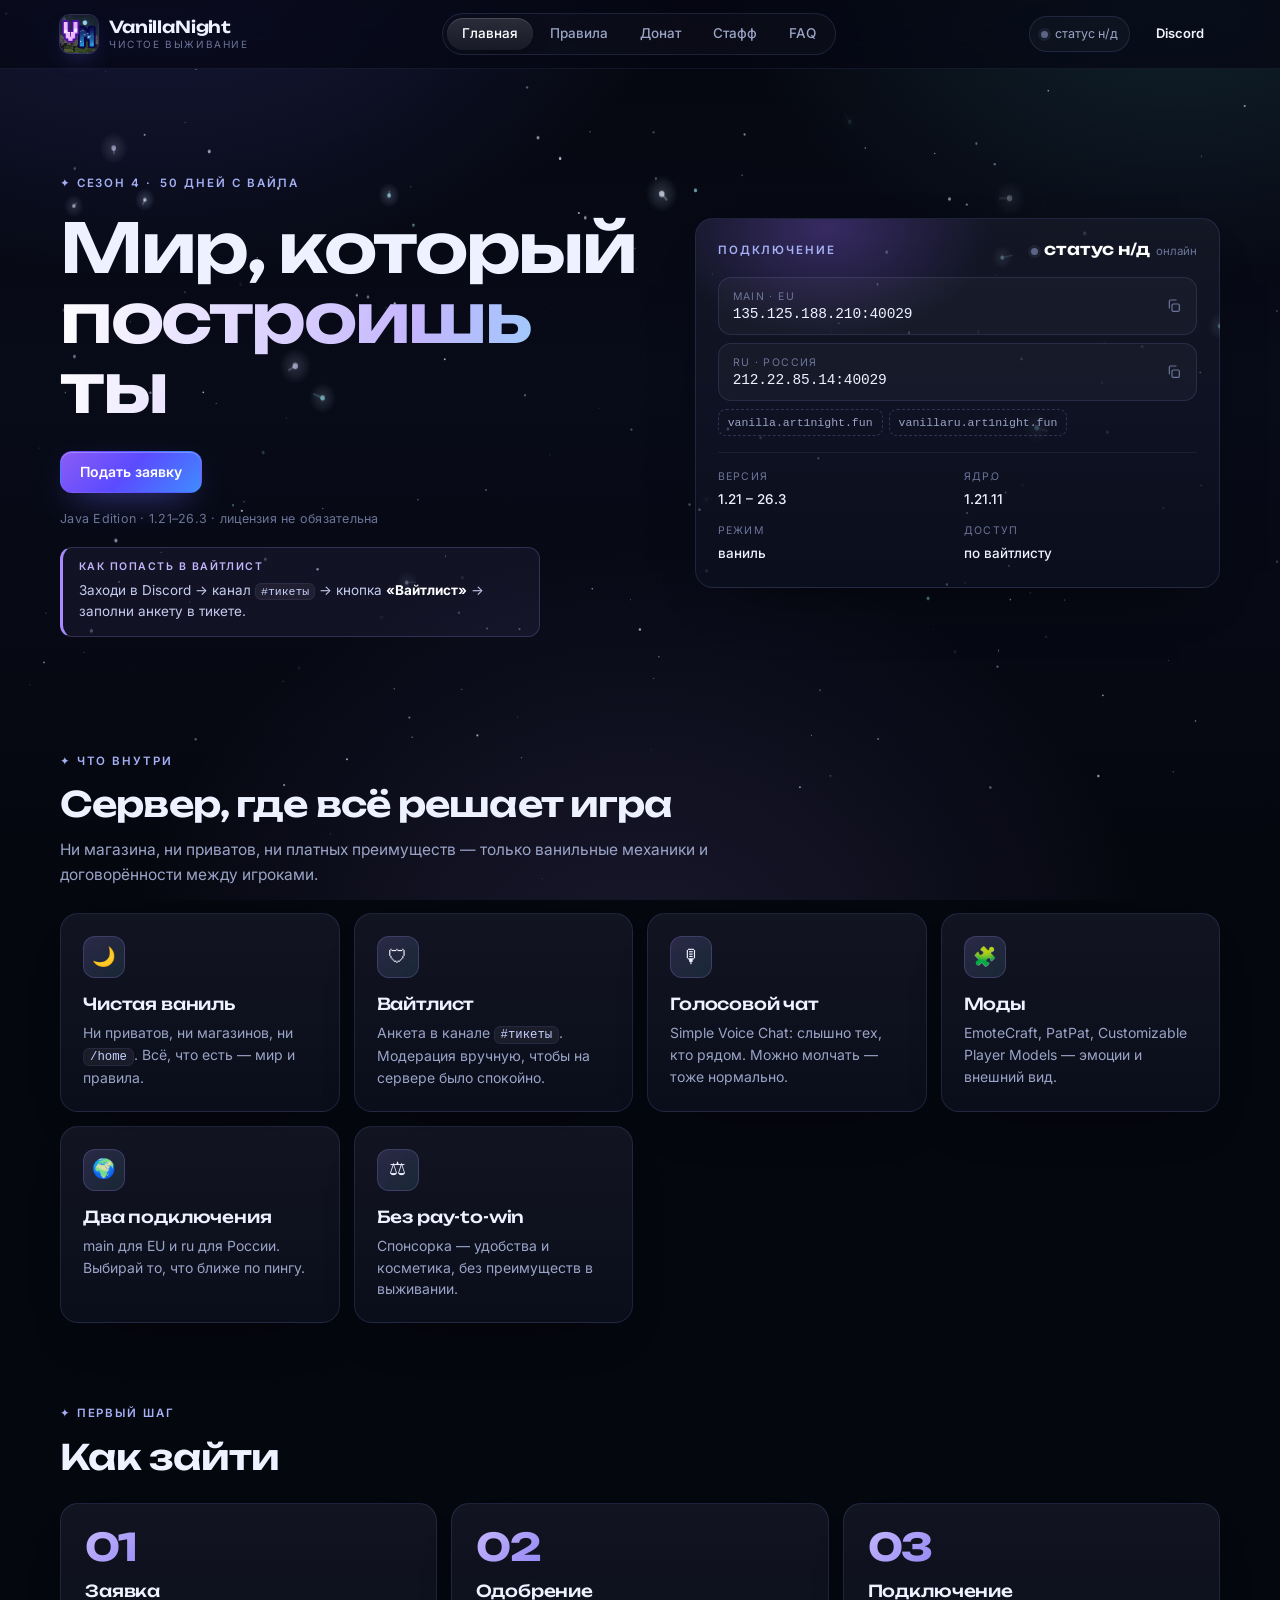
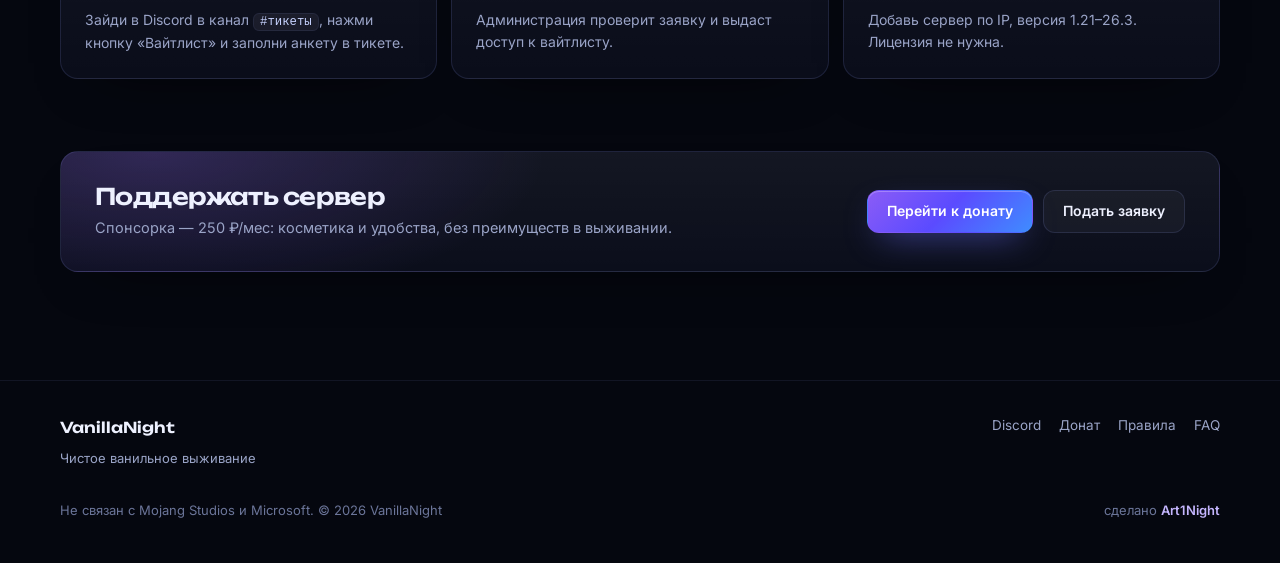
<file: index.html>
<!doctype html>
<html lang="ru">
<head>
<meta charset="utf-8">
<meta name="viewport" content="width=device-width, initial-scale=1">
<title>VanillaNight — ванильный Minecraft-сервер · 1.21–26.3 · вайтлист</title>
<meta name="description" content="Ванильный Minecraft-сервер без приватов, магазинов и pay-to-win. Вайтлист по заявке, голосовой чат, два подключения. IP: 135.125.188.210:40029">
<meta name="theme-color" content="#05070f">
<meta name="yandex-verification" content="c0911da648db5500" />
<script>try{if(localStorage.getItem("vn-motion")==="1")document.documentElement.classList.add("force-motion")}catch(e){}</script>
<meta property="og:type" content="website">
<meta property="og:site_name" content="VanillaNight">
<meta property="og:title" content="VanillaNight — чистое ванильное выживание">
<meta property="og:description" content="Без приватов, магазинов и /home. Вайтлист по заявке, голосовой чат. Java 1.21–26.3.">
<meta property="og:url" content="https://art1night.fun/">
<meta property="og:image" content="https://art1night.fun/og.png">
<meta property="og:image:width" content="1200">
<meta property="og:image:height" content="630">
<meta property="og:image:alt" content="VanillaNight — чистое ванильное выживание, IP 135.125.188.210:40029">
<meta property="og:locale" content="ru_RU">
<meta name="twitter:card" content="summary_large_image">
<meta name="twitter:image" content="https://art1night.fun/og.png">
<link rel="canonical" href="https://art1night.fun/">
<link rel="icon" type="image/png" href="img/logo.png">
<link rel="apple-touch-icon" href="img/logo.png">
<link rel="preconnect" href="https://fonts.googleapis.com">
<link rel="preconnect" href="https://fonts.gstatic.com" crossorigin>
<link href="https://fonts.googleapis.com/css2?family=Inter:wght@400;500;600&family=Unbounded:wght@400;600;700&display=swap" rel="stylesheet">
<link rel="stylesheet" href="styles.css?v=11">
<script type="application/ld+json">
{
  "@context": "https://schema.org",
  "@type": "WebSite",
  "name": "VanillaNight",
  "alternateName": "Vanilla Night",
  "url": "https://art1night.fun/",
  "inLanguage": "ru",
  "description": "Ванильный Minecraft-сервер без приватов, магазинов и pay-to-win. Вайтлист по заявке, голосовой чат, версии 1.21–26.3.",
  "publisher": {
    "@type": "Organization",
    "name": "VanillaNight",
    "logo": {
      "@type": "ImageObject",
      "url": "https://art1night.fun/img/logo.png"
    }
  }
}
</script>
</head>
<body>
<canvas id="stars" aria-hidden="true"></canvas>
<a class="skip" href="#main">Перейти к содержанию</a>

<header class="site-head">
  <div class="wrap head-row">
    <a class="brand" href="#home" data-tab="home" aria-label="VanillaNight — на главную">
      <img class="logo" src="img/logo.png" alt="" width="38" height="38">
      <span class="brand__text">
        <strong>VanillaNight</strong>
        <small>чистое выживание</small>
      </span>
    </a>

    <nav class="tabs" role="tablist" aria-label="Разделы сайта">
      <button class="tab is-active" role="tab" data-tab="home" aria-selected="true">Главная</button>
      <button class="tab" role="tab" data-tab="rules" aria-selected="false">Правила</button>
      <button class="tab" role="tab" data-tab="donate" aria-selected="false">Донат</button>
      <button class="tab" role="tab" data-tab="staff" aria-selected="false">Стафф</button>
      <button class="tab" role="tab" data-tab="faq" aria-selected="false">FAQ</button>
    </nav>

    <div class="head-actions">
      <span class="status-pill" id="statusPill" title="Статус сервера">
        <i></i><span id="statusText">···</span>
      </span>
      <a class="btn btn--small" href="https://discord.gg/eUhHUwq5Gh" target="_blank" rel="noopener">Discord</a>
    </div>
  </div>
</header>

<main id="main" class="wrap">

  <!-- ============================ ГЛАВНАЯ ============================ -->
  <section class="panel" data-panel="home" role="tabpanel" aria-label="Главная">

    <div class="hero">
      <canvas id="hero-stars" class="hero__stars" aria-hidden="true"></canvas>
      <div class="hero__copy">
        <span class="eyebrow">✦ Сезон 4 · <span id="seasonDay">37 дней с вайпа</span></span>
        <h1>Мир, который<br><em>построишь ты</em></h1>
        <div class="cta-row">
          <a class="btn btn--primary" href="https://discord.gg/eUhHUwq5Gh" target="_blank" rel="noopener">Подать заявку</a>
        </div>
        <p class="hint">Java Edition · 1.21–26.3 · лицензия не обязательна</p>
        <div class="whitelist-note">
          <span class="whitelist-note__title">Как попасть в вайтлист</span>
          <p>Заходи в Discord → канал <code>#тикеты</code> → кнопка <b>«Вайтлист»</b> → заполни анкету в тикете.</p>
        </div>
      </div>

      <aside class="card server-card">
        <div class="sc-head">
          <span class="eyebrow">Подключение</span>
          <span class="online" id="heroStatus"><i></i><b id="heroOnline">···</b><small>онлайн</small></span>
        </div>

        <button class="ip" data-copy="135.125.188.210:40029">
          <span class="ip__label">main · EU</span>
          <span class="ip__value">135.125.188.210:40029</span>
          <svg class="ico" viewBox="0 0 24 24" aria-hidden="true"><rect x="9" y="9" width="11" height="11" rx="2"/><path d="M5 15V5a2 2 0 0 1 2-2h8"/></svg>
        </button>
        <button class="ip" data-copy="212.22.85.14:40029">
          <span class="ip__label">ru · Россия</span>
          <span class="ip__value">212.22.85.14:40029</span>
          <svg class="ico" viewBox="0 0 24 24" aria-hidden="true"><rect x="9" y="9" width="11" height="11" rx="2"/><path d="M5 15V5a2 2 0 0 1 2-2h8"/></svg>
        </button>

        <div class="domains">
          <button class="chip" data-copy="vanilla.art1night.fun">vanilla.art1night.fun</button>
          <button class="chip" data-copy="vanillaru.art1night.fun">vanillaru.art1night.fun</button>
        </div>

        <dl class="sc-meta">
          <div><dt>Версия</dt><dd>1.21 – 26.3</dd></div>
          <div><dt>Ядро</dt><dd>1.21.11</dd></div>
          <div><dt>Режим</dt><dd>ваниль</dd></div>
          <div><dt>Доступ</dt><dd>по вайтлисту</dd></div>
        </dl>
      </aside>
    </div>

    <section class="block">
      <header class="section-head">
        <span class="eyebrow">✦ Что внутри</span>
        <h2>Сервер, где всё решает игра</h2>
        <p>Ни магазина, ни приватов, ни платных преимуществ — только ванильные механики и договорённости между игроками.</p>
      </header>
      <div class="features">
        <article class="card feature">
          <span class="feature__ico">🌙</span>
          <h3>Чистая ваниль</h3>
          <p>Ни приватов, ни магазинов, ни <code>/home</code>. Всё, что есть — мир и правила.</p>
        </article>
        <article class="card feature">
          <span class="feature__ico">🛡</span>
          <h3>Вайтлист</h3>
          <p>Анкета в канале <code>#тикеты</code>. Модерация вручную, чтобы на сервере было спокойно.</p>
        </article>
        <article class="card feature">
          <span class="feature__ico">🎙</span>
          <h3>Голосовой чат</h3>
          <p>Simple Voice Chat: слышно тех, кто рядом. Можно молчать — тоже нормально.</p>
        </article>
        <article class="card feature">
          <span class="feature__ico">🧩</span>
          <h3>Моды</h3>
          <p>EmoteCraft, PatPat, Customizable Player Models — эмоции и внешний вид.</p>
        </article>
        <article class="card feature">
          <span class="feature__ico">🌍</span>
          <h3>Два подключения</h3>
          <p>main для EU и ru для России. Выбирай то, что ближе по пингу.</p>
        </article>
        <article class="card feature">
          <span class="feature__ico">⚖️</span>
          <h3>Без pay-to-win</h3>
          <p>Спонсорка — удобства и косметика, без преимуществ в выживании.</p>
        </article>
      </div>
    </section>

    <section class="block">
      <header class="section-head">
        <span class="eyebrow">✦ Первый шаг</span>
        <h2>Как зайти</h2>
      </header>
      <div class="steps">
        <article class="card step">
          <span class="step__num">01</span>
          <h3>Заявка</h3>
          <p>Зайди в Discord в канал <code>#тикеты</code>, нажми кнопку «Вайтлист» и заполни анкету в тикете.</p>
        </article>
        <article class="card step">
          <span class="step__num">02</span>
          <h3>Одобрение</h3>
          <p>Администрация проверит заявку и выдаст доступ к вайтлисту.</p>
        </article>
        <article class="card step">
          <span class="step__num">03</span>
          <h3>Подключение</h3>
          <p>Добавь сервер по IP, версия 1.21–26.3. Лицензия не нужна.</p>
        </article>
      </div>
    </section>

    <section class="card cta-band">
      <div>
        <h2>Поддержать сервер</h2>
        <p>Спонсорка — 250 ₽/мес: косметика и удобства, без преимуществ в выживании.</p>
      </div>
      <div class="cta-row">
        <a class="btn btn--primary" href="#donate" data-tab="donate">Перейти к донату</a>
        <a class="btn btn--ghost" href="https://discord.gg/eUhHUwq5Gh" target="_blank" rel="noopener">Подать заявку</a>
      </div>
    </section>

  </section>

  <!-- ============================ ПРАВИЛА ============================ -->
  <section class="panel" data-panel="rules" role="tabpanel" aria-label="Правила" hidden>
    <header class="section-head">
      <span class="eyebrow">Редакция от 29.10.2026</span>
      <h2>Правила VanillaNight</h2>
      <p>Действуют в игре и в официальных пространствах: Discord, форум, голосовые каналы, публичные чаты. Личные переписки не модерируются, кроме угроз, слива данных, обхода бана и координации читов или гриферства.</p>
    </header>

    <div class="notice">
      <strong>Заходя на сервер, вы соглашаетесь с правилами.</strong> Незнание или неверное понимание не освобождает от ответственности. Жалобы и апелляции — только через тикеты в Discord.
    </div>

    <details class="acc" open>
      <summary>Раздел 1 · Общие положения <span>8 пунктов</span></summary>
      <div class="acc__body">
        <p class="rule"><span class="num">1.1</span><span>Заходя на сервер, вы соглашаетесь с настоящими правилами. Незнание или неверное понимание не освобождает от ответственности.</span></p>
        <p class="rule"><span class="num">1.2</span><span>Наказание выдаётся по факту нарушения, подтверждённого доказательствами. Нарушение может быть выявлено по жалобе игрока или администрацией самостоятельно.</span></p>
        <p class="rule"><span class="num">1.3</span><span>Средства за платные услуги — добровольное пожертвование, возврату не подлежат. Ресурсы возвращаются только при подтверждённой потере по вине администрации или как компенсация за действия наказанного игрока; размер и способ определяет администрация, решение фиксируется и обжалуется.</span></p>
        <p class="rule"><span class="num">1.4</span><span>Правила действуют в игре и в официальных пространствах сервера: Discord, форум, голосовые каналы, публичные чаты. Личные переписки не модерируются, кроме угроз, слива личных данных, обхода бана и координации читов или гриферства.</span></p>
        <p class="rule"><span class="num">1.5</span><span>Вид и длительность наказания определяются администрацией исходя из тяжести нарушения и истории игрока.</span></p>
        <p class="rule"><span class="num">1.6</span><span>Владелец аккаунта несёт полную ответственность за свой аккаунт. Разрешён один основной аккаунт.</span></p>
        <p class="rule"><span class="num">1.7</span><span>Жалобы на незначительные нарушения — 3 дня с момента нарушения. На читы, гриферство, угрозы, слив личных данных — без срока при наличии доказательств.</span></p>
        <p class="rule"><span class="num">1.8</span><span>Если правила не описывают конкретный случай, администрация действует по аналогии с ближайшими пунктами, не создавая новых запретов задним числом.</span></p>
      </div>
    </details>

    <details class="acc">
      <summary>Раздел 2 · Игровой процесс <span>11 пунктов</span></summary>
      <div class="acc__body">
        <p class="rule"><span class="num">2.1</span><span>Запрещается использование и хранение модификаций и подобных средств, дающих несправедливое преимущество: Xray, автоматизация игрового процесса (baritone, autofish и т.д.), получение сида мира, помощь в наводке, удары по таймингу, автобаф, freecam (разрешён только freecam, который НЕ может летать через стены), litematica printer.</span></p>
        <p class="rule"><span class="num">2.2</span><span>Запрещается использовать баги и уязвимости правил, Minecraft, модов, плагинов и прочих дополнений для получения преимущества. О найденном баге нужно сообщить администрации через тикеты.</span></p>
        <p class="rule"><span class="num">2.3</span><span>Отказ от проверки на запрещённые модификации приравнивается к их использованию.</span></p>
        <p class="rule"><span class="num">2.4</span><span>Запрещено гриферство: воровство ресурсов, разрушение построек, помехи комфортной игре, засорение территорий, убийства без оснований, многократный несмешной троллинг даже после просьб прекратить.</span></p>
        <p class="rule"><span class="num">2.5</span><span>Запрещены помехи игре и работе администрации.</span></p>
        <p class="rule"><span class="num">2.6</span><span>Запрещено постить, создавать или иным образом показывать банворды (слова, за которые банят на Twitch).</span></p>
        <p class="rule"><span class="num">2.7</span><span>Запрещена любая политика из реальной жизни, в том числе использование символики реальных стран (даже распавшихся) и упоминания вооружённых конфликтов.</span></p>
        <p class="rule"><span class="num">2.8</span><span>Запрещено использование нацистской символики в любом виде, а также любой символики, которая может быть похожа на нацистскую или сложно отличима от неё (скины, музыка, символы, слова и т.д.).</span></p>
        <p class="rule"><span class="num">2.9</span><span>Запрещены помехи работоспособности сервера (лаг-машины, огромные скопления сущностей).</span></p>
        <p class="rule"><span class="num">2.10</span><span>Запрещено принуждение игрока к взаимодействию, если он не желает этого (PvP и подобное).</span></p>
        <p class="rule"><span class="num">2.11</span><span>Запрещён обман игроков при обмене, торговле и выполнении оплаченных заказов: получение предметов или АР без встречной передачи, подмена товара, невыполнение оплаченного заказа.</span></p>
      </div>
    </details>

    <details class="acc">
      <summary>Раздел 3 · Общение <span>10 пунктов</span></summary>
      <div class="acc__body">
        <p class="rule"><span class="num">3.1</span><span>Запрещены клевета, дезинформация и обман администрации.</span></p>
        <p class="rule"><span class="num">3.2</span><span>Запрещено распространение личной информации игроков без их согласия.</span></p>
        <p class="rule"><span class="num">3.3</span><span>Запрещены унижения, буллинг, оскорбления и дискриминация по религии, национальности, расе, полу, стране и другим признакам. Относитесь к другим с базовым уважением.</span></p>
        <p class="rule"><span class="num">3.4</span><span>Реклама — только с согласования с администрацией.</span></p>
        <p class="rule"><span class="num">3.5</span><span>Запрещены контент 18+, шокирующие материалы и контент, вызывающий отвращение.</span></p>
        <p class="rule"><span class="num">3.6</span><span>Запрещено засорение чата: флуд, спам, капс, оффтоп.</span></p>
        <p class="rule"><span class="num">3.7</span><span>Запрещено чрезмерно пинговать и упоминать игроков и администрацию, особенно после просьбы прекратить.</span></p>
        <p class="rule"><span class="num">3.8</span><span>Запрещено мешать в голосовых чатах: музыка, лишние звуки, перекрикивание.</span></p>
        <p class="rule"><span class="num">3.9</span><span>Запрещены целенаправленная клевета на сервер и разжигание вражды между серверами. Аргументированная критика в тикетах разрешена.</span></p>
        <p class="rule"><span class="num">3.10</span><span>По просьбе человека прекращайте личные высказывания в его адрес.</span></p>
      </div>
    </details>

    <details class="acc">
      <summary>Раздел 4 · Администрация <span>10 пунктов</span></summary>
      <div class="acc__body">
        <p class="rule"><span class="num">4.1</span><span>Администрации запрещено пользоваться привилегиями в личных целях и для получения преимущества над игроками.</span></p>
        <p class="rule"><span class="num">4.2</span><span>Администрации запрещено распространять информацию, которую не должен получать обычный игрок.</span></p>
        <p class="rule"><span class="num">4.3</span><span>Администратор, играющий как обычный игрок, должен чётко разделять рабочее и игровое состояние. В роли игрока он не может летать, использовать креатив и другие привилегии.</span></p>
        <p class="rule"><span class="num">4.4</span><span>Вся администрация должна помогать друг другу и обращаться за советом, если не знает, как поступить.</span></p>
        <p class="rule"><span class="num">4.5</span><span>Если нарушение незначительно, сначала стоит предупредить игрока, прежде чем выдавать серьёзное наказание.</span></p>
        <p class="rule"><span class="num">4.6</span><span>Администрация может вызвать вас на проверку читов в любой момент при наличии подозрений.</span></p>
        <p class="rule"><span class="num">4.7</span><span>Администратор не рассматривает жалобы на друзей, врагов или людей, с которыми у него личный конфликт.</span></p>
        <p class="rule"><span class="num">4.8</span><span>За нарушение правил администратором наказание может быть вплоть до снятия с должности.</span></p>
        <p class="rule"><span class="num">4.9</span><span>Администрация не обязана отвечать вам где-либо, кроме тикетов. Исключение — отсутствие возможности писать в тикеты.</span></p>
        <p class="rule"><span class="num">4.10</span><span>Администрация обязана применять правила последовательно и объективно. Здравый смысл используется для оценки доказательств и тяжести нарушения, но не для создания новых запретов задним числом.</span></p>
      </div>
    </details>

    <details class="acc">
      <summary>Раздел 5 · Территория и собственность <span>13 пунктов</span></summary>
      <div class="acc__body">
        <p class="rule"><span class="num">5.1</span><span>Частная территория — это постройки игрока плюс обозначенная зона: забор, стены, ворота, таблички; дополнительно можно указать в канале приватов. Запрещено возводить постройки, размещать механизмы, сундуки, таблички и иные объекты ближе 150 блоков к обозначенной границе чужой частной территории.</span></p>
        <p class="rule"><span class="num">5.2</span><span>Владелец вправе попросить любого игрока покинуть свою частную территорию. После просьбы игрок обязан уйти в течение 5 минут.</span></p>
        <p class="rule"><span class="num">5.3</span><span>Владелец не вправе применять силу для удаления нарушителя, кроме случаев, прямо указанных в п. 5.3.1. Запрещено: ставить ловушки, замуровывать, заливать лавой/водой, ломать вещи нарушителя, гриферить в ответ.</span></p>

        <div class="rule rule--block">
          <span class="num">5.3.1</span>
          <div>
            <p><strong>Право на самозащиту с убийством.</strong> Владелец вправе убить нарушителя на своей частной территории (п. 5.1) только при одновременном соблюдении условий:</p>
            <ul class="bullets">
              <li>нарушитель находится на территории после просьбы уйти (п. 5.2) или совершает кражу, гриферство, поджог или взрыв прямо сейчас;</li>
              <li>владелец до убийства зафиксировал нарушение: скриншот, запись, координаты, время (или <code>/co i</code>);</li>
              <li>убийство совершено внутри территории владельца: в пределах забора, стен, ворот или обозначенной зоны. Если нарушитель пересёк границу и находится внутри — можно. Если стоит снаружи, даже вплотную к забору, или владелец погнался за ним за пределы территории — нельзя, это PvP без согласия;</li>
              <li>владелец обязан вернуть все выпавшие вещи нарушителя в течение 1 часа лично.</li>
            </ul>
          </div>
        </div>

        <div class="rule rule--block">
          <span class="num">5.3.2</span>
          <div>
            <p><strong>Провокация у границы.</strong> Если игрок стоит вплотную к границе территории и провоцирует владельца (кидает предметы, ломает блоки снаружи, заманивает мобов, мешает), владелец не вправе его убивать, но вправе зафиксировать нарушение и подать тикет. Провокация наказывается по п. 5.5.</p>
          </div>
        </div>

        <div class="rule rule--block">
          <span class="num">5.3.3</span>
          <div>
            <p><strong>Что запрещено под видом самозащиты:</strong></p>
            <ul class="bullets">
              <li>убивать без фиксации нарушения;</li>
              <li>убивать после того, как нарушитель ушёл с территории;</li>
              <li>преследовать и убивать вне своей территории;</li>
              <li>забирать вещи себе, «возвращать» частично, тянуть с возвратом.</li>
            </ul>
          </div>
        </div>

        <div class="rule rule--block">
          <span class="num">5.4</span>
          <div>
            <p>На чужой территории без разрешения владельца запрещено:</p>
            <ul class="bullets">
              <li>использовать чужие ресурсы;</li>
              <li>использовать чужие механизмы;</li>
              <li>ставить и ломать блоки, копать и т.п.;</li>
              <li>оставлять мусор, таблички, постройки;</li>
              <li>AFK-стоять в проходах, дверях, на лестницах;</li>
              <li>следовать за владельцем, «стоять над душой», открывать-закрывать двери.</li>
            </ul>
          </div>
        </div>

        <p class="rule"><span class="num">5.5</span><span>Запрещено намеренно нарушать границы, чтобы вызвать реакцию: стоять на территории после просьбы уйти, преследовать игрока, блокировать проход, «случайно» ломать или ставить блоки у чужих построек, заманивать мобов, провоцировать у границы. Ответная реакция владельца (PvP) тоже нарушение, но провокация учитывается при разборе.</span></p>
        <p class="rule"><span class="num">5.6</span><span>Если владелец не заходил более 20 дней и не предупредил администрацию через тикет, территория может быть передана или использована по решению администрации. Это не отменяет запрет на гриферство: сносить можно только по решению администрации.</span></p>
        <p class="rule"><span class="num">5.7</span><span>Общественная территория — это зона спавна, общественные дороги, мосты, порталы, станции, фермы, рынки, ивент-площадки и любые объекты, согласованные с администрацией или ответственным за спавн.</span></p>

        <div class="rule rule--block">
          <span class="num">5.7.1</span>
          <div>
            <p><strong>Радиус 200 блоков от 0,0 — общественная зона.</strong> Здесь разрешены: общественные постройки (дороги, станции, порталы, рынок, информационные стенды, ивент-площадки), временные постройки по согласованию, личные проекты — только после одобрения администрацией (заявка в тикете с координатами и скриншотом).</p>
            <p>Запрещено без согласования: строить, ломать, копать, размещать механизмы, сундуки, бочки, шалкеры, печи; заливать жидкости, разводить огонь, спавнить мобов; захламлять территорию, ставить таблички с рекламой или оскорблениями; блокировать проходы и общественные объекты.</p>
          </div>
        </div>

        <p class="rule"><span class="num">5.7.2</span><span>Администрация назначает ответственного за спавн (или ведёт его сама). Ответственный рассматривает заявки на постройки, следит за состоянием зоны, при необходимости сносит заброшенное, фиксирует решения.</span></p>
        <p class="rule"><span class="num">5.7.3</span><span>Постройки, возведённые на территории спавна до введения правил или без согласования, рассматриваются отдельно: если не мешают — остаются, владелец уведомляется; если мешают или заброшены — переносятся или сносятся по решению ответственного за спавн.</span></p>
      </div>
    </details>

    <p class="fine">Редакция от 29.10.2026. Администрация вправе уточнять формулировки, не создавая новых запретов задним числом (п. 1.8).</p>
  </section>

  <!-- ============================ ДОНАТ ============================ -->
  <section class="panel" data-panel="donate" role="tabpanel" aria-label="Донат" hidden>
    <header class="section-head">
      <span class="eyebrow">✦ Поддержка проекта</span>
      <h2>Донат</h2>
      <p>Сервер живёт на добровольные пожертвования. Всеми донатами занимается лично <strong>Art1Night</strong> — тикеты для этого не нужны. Оплата на donatex, выдача вручную, поэтому это занимает время, а не секунды.</p>
    </header>

    <div class="price-grid">
      <article class="card price price--main">
        <div class="price__top">
          <h3>Спонсорка</h3>
          <span class="tag tag--amber">ежемесячно</span>
        </div>
        <div class="price__value">250 ₽<small>/ мес</small></div>
        <ul class="perks">
          <li>Роль <span class="role">@SPONSOR</span> в Discord</li>
          <li>Префикс и иконка спонсора в игре</li>
          <li>Просмотр истории взаимодействия по радиусу (<code>/co near</code>)</li>
          <li>Смена игрового роста от 0.8 до 1.2 (<code>/resize</code>) — раз в 15 дней</li>
          <li>Кастомный суффикс справа от ника</li>
          <li>Кастомные названия предметов с цветовыми кодами (<code>/rename</code>)</li>
          <li>Приглашение друга на сервер без вайтлист-заявки</li>
        </ul>
        <a class="btn btn--primary btn--wide" href="https://donatex.gg/donate/Art1Night" target="_blank" rel="noopener">Оплатить спонсорку</a>
      </article>

      <article class="card price">
        <div class="price__top">
          <h3>Разбан</h3>
          <span class="tag">разово</span>
        </div>
        <div class="price__value">400 ₽</div>
        <p class="price__desc">Снятие блокировки аккаунта. Если бан был за читы, гриферство или угрозы — Art1Night сначала разберётся в ситуации: разбан не отменяет проверку.</p>
        <a class="btn btn--ghost btn--wide" href="https://donatex.gg/donate/Art1Night" target="_blank" rel="noopener">Оплатить разбан</a>
      </article>
    </div>

    <div class="card pay-card">
      <div class="pay-card__head">
        <h3>Оплата и выдача</h3>
        <a class="pay-link" href="https://donatex.gg/donate/Art1Night" target="_blank" rel="noopener">donatex.gg/donate/Art1Night ↗</a>
      </div>
      <ol class="pay-steps">
        <li><span>1</span><p>Оплати услугу на donatex — картой или удобным способом.</p></li>
        <li><span>2</span><p>Напиши Art1Night в Discord: ник, услуга и чек. Тикет создавать не нужно.</p></li>
      </ol>
      <p class="fine">Средства за платные услуги — добровольное пожертвование и возврату не подлежат (п. 1.3). Спонсорка не даёт преимуществ в выживании и не влияет на модерацию.</p>
    </div>
  </section>

  <!-- ============================ СТАФФ ============================ -->
  <section class="panel" data-panel="staff" role="tabpanel" aria-label="Стафф" hidden>
    <header class="section-head">
      <span class="eyebrow">✦ Команда</span>
      <h2>Стафф</h2>
    </header>

    <article class="card founder">
      <div class="founder__avatar">
        <img src="img/art1night.webp" alt="Аватар Art1Night" width="256" height="256" loading="lazy" decoding="async">
      </div>
      <div class="founder__body">
        <span class="eyebrow">✦ Основатель</span>
        <h3>Art1Night
          <a class="twitch-badge" href="https://www.twitch.tv/art1night" target="_blank" rel="noopener" aria-label="Twitch Art1Night" title="Twitch Art1Night">
            <svg viewBox="0 0 24 24" width="14" height="14" aria-hidden="true"><path d="M11.571 4.714h1.715v5.143H11.57zm4.715 0H18v5.143h-1.714zM6 0L1.714 4.286v15.428h5.143V24l4.286-4.286h3.428L22.286 12V0zm14.571 11.143l-3.428 3.428h-3.429l-3 3v-3H6.857V1.714h13.714z"/></svg>
          </a>
        </h3>
        <p class="founder__desc">Придумал VanillaNight и держит курс: правила, развитие проекта, состав команды, спорные ситуации и донат-услуги.</p>
      </div>
      <span class="founder__mark" aria-hidden="true">✦</span>
    </article>

    <div class="staff-grid">
      <article class="card person">
        <span class="avatar avatar--photo avatar--full"><img src="img/1021-full.webp" alt="Аватар 1021" width="300" height="292" loading="lazy" decoding="async"></span>
        <div>
          <h3>1021</h3>
          <p class="person__role">Техадмин</p>
          <p class="person__desc">Сервер, плагины, моды и технические вопросы.</p>
        </div>
      </article>
      <article class="card person">
        <span class="avatar avatar--c">V</span>
        <div>
          <h3>vova_11643</h3>
          <p class="person__role">Куратор модерации</p>
          <p class="person__desc">Следит за порядком, разбирает жалобы и координирует модераторов.</p>
        </div>
      </article>
    </div>

    <div class="card mods">
      <div class="mods__head">
        <span class="eyebrow">Модерация</span>
        <span class="mods__hint">3 человека</span>
      </div>
      <ul class="mods__list">
        <li>WhiteSoulRR</li>
        <li>kekmorii</li>
        <li>sasandra</li>
      </ul>
    </div>

    <div class="card media">
      <div class="media__head">
        <span class="eyebrow">✦ Медиа</span>
        <span class="media__hint">Стримеры сервера</span>
      </div>
      <ul class="media__list">
        <li class="streamer">
          <img class="streamer__avatar" src="img/whitesoulrr.webp" alt="WhiteSoulRR" width="48" height="48" loading="lazy" decoding="async">
          <div class="streamer__body">
            <strong>WhiteSoulRR</strong>
          </div>
          <a class="streamer__btn" href="https://www.twitch.tv/whitesoulrr" target="_blank" rel="noopener">
            <svg viewBox="0 0 24 24" width="14" height="14" aria-hidden="true"><path d="M11.571 4.714h1.715v5.143H11.57zm4.715 0H18v5.143h-1.714zM6 0L1.714 4.286v15.428h5.143V24l4.286-4.286h3.428L22.286 12V0zm14.571 11.143l-3.428 3.428h-3.429l-3 3v-3H6.857V1.714h13.714z"/></svg>
            Смотреть
          </a>
        </li>
        <li class="streamer">
          <img class="streamer__avatar" src="img/l0kiii01.webp" alt="L0ki01Player" width="48" height="48" loading="lazy" decoding="async">
          <div class="streamer__body">
            <strong>L0ki01Player</strong>
          </div>
          <a class="streamer__btn" href="https://www.twitch.tv/l0kiii01" target="_blank" rel="noopener">
            <svg viewBox="0 0 24 24" width="14" height="14" aria-hidden="true"><path d="M11.571 4.714h1.715v5.143H11.57zm4.715 0H18v5.143h-1.714zM6 0L1.714 4.286v15.428h5.143V24l4.286-4.286h3.428L22.286 12V0zm14.571 11.143l-3.428 3.428h-3.429l-3 3v-3H6.857V1.714h13.714z"/></svg>
            Смотреть
          </a>
        </li>
      </ul>
    </div>

    <article class="card person person--wide person--bottom">
      <span class="avatar avatar--photo"><img src="img/top_endera_girl.jpg" alt="Аватар top_endera_girl" width="70" height="70" loading="lazy" decoding="async"></span>
      <div>
        <h3>top_endera_girl</h3>
        <p class="person__role">Дизайнер</p>
      </div>
      <p class="person__desc">Логотипы, префиксы и оформление сервера.</p>
    </article>

    <div class="notice">
      <strong>Не пишите в личку по игровым вопросам.</strong> П. 4.9: администрация отвечает только в тикетах. Исключение — донаты: ими занимается Art1Night лично.
    </div>
  </section>

  <!-- ============================ FAQ ============================ -->
  <section class="panel" data-panel="faq" role="tabpanel" aria-label="FAQ" hidden>
    <header class="section-head">
      <span class="eyebrow">✦ Коротко</span>
      <h2>Частые вопросы</h2>
    </header>

    <details class="acc acc--faq" open>
      <summary>Как зайти на сервер?<span></span></summary>
      <div class="acc__body"><p>IP в блоке «Подключение» на главной: <code>135.125.188.210:40029</code> (main) или <code>212.22.85.14:40029</code> (ru). Версия 1.21–26.3, Java Edition.</p></div>
    </details>
    <details class="acc acc--faq">
      <summary>Нужен ли вайтлист?<span></span></summary>
      <div class="acc__body"><p>Да. Зайди в Discord в канал <code>#тикеты</code>, нажми кнопку «Вайтлист» и заполни анкету в тикете. После одобрения доступ откроется.</p></div>
    </details>
    <details class="acc acc--faq">
      <summary>Можно ли с пиратки?<span></span></summary>
      <div class="acc__body"><p>Да, лицензия не обязательна. Ограничения по модам и поведению — те же.</p></div>
    </details>
    <details class="acc acc--faq">
      <summary>С какой версии играть?<span></span></summary>
      <div class="acc__body"><p>1.21 – 26.3, ядро 1.21.11. Рекомендуемые моды: Simple Voice Chat, EmoteCraft, PatPat, Customizable Player Models.</p></div>
    </details>
    <details class="acc acc--faq">
      <summary>Есть приваты, магазины, /home?<span></span></summary>
      <div class="acc__body"><p>Нет. Это чистая ваниль: территории защищаются правилами (раздел 5), а не плагинами. Общественная зона — радиус 200 блоков от 0,0.</p></div>
    </details>
    <details class="acc acc--faq">
      <summary>Как получить спонсорку или разбан?<span></span></summary>
      <div class="acc__body"><p>Оплатить на <a href="https://donatex.gg/donate/Art1Night" target="_blank" rel="noopener">donatex.gg</a> и написать Art1Night в Discord — тикет не нужен. Выдача ручная. Подробнее — в разделе «Донат».</p></div>
    </details>
    <details class="acc acc--faq">
      <summary>Как пожаловаться на игрока?<span></span></summary>
      <div class="acc__body"><p>Тикет в Discord. Приложи доказательства: скриншот или запись, координаты, время. Жалобы на незначительные нарушения — 3 дня; на читы, гриферство и угрозы — без срока.</p></div>
    </details>
    <details class="acc acc--faq">
      <summary>Почему меня забанили и что делать?<span></span></summary>
      <div class="acc__body"><p>Причина и срок указываются при бане. Можно подать апелляцию в тикете или оформить разбан (400 ₽) — но апелляция всё равно рассматривается.</p></div>
    </details>
  </section>

</main>

<footer class="site-foot">
  <div class="wrap foot-row">
    <div>
      <strong>VanillaNight</strong>
      <p>Чистое ванильное выживание</p>
    </div>
    <nav class="foot-links" aria-label="Ссылки">
      <a href="https://discord.gg/eUhHUwq5Gh" target="_blank" rel="noopener">Discord</a>
      <a href="https://donatex.gg/donate/Art1Night" target="_blank" rel="noopener">Донат</a>
      <a href="#rules" data-tab="rules">Правила</a>
      <a href="#faq" data-tab="faq">FAQ</a>
    </nav>
    <div class="foot-bottom">
      <p class="foot-fine">Не связан с Mojang Studios и Microsoft. © 2026 VanillaNight</p>
      <button class="motion-toggle" id="motionToggle" type="button" hidden>Включить анимацию</button>
      <p class="foot-made">сделано <b>Art1Night</b></p>
    </div>
  </div>
</footer>

<div class="toast" id="toast" role="status" aria-live="polite"></div>
<script src="app.js?v=6"></script>
</body>
</html>
</file>
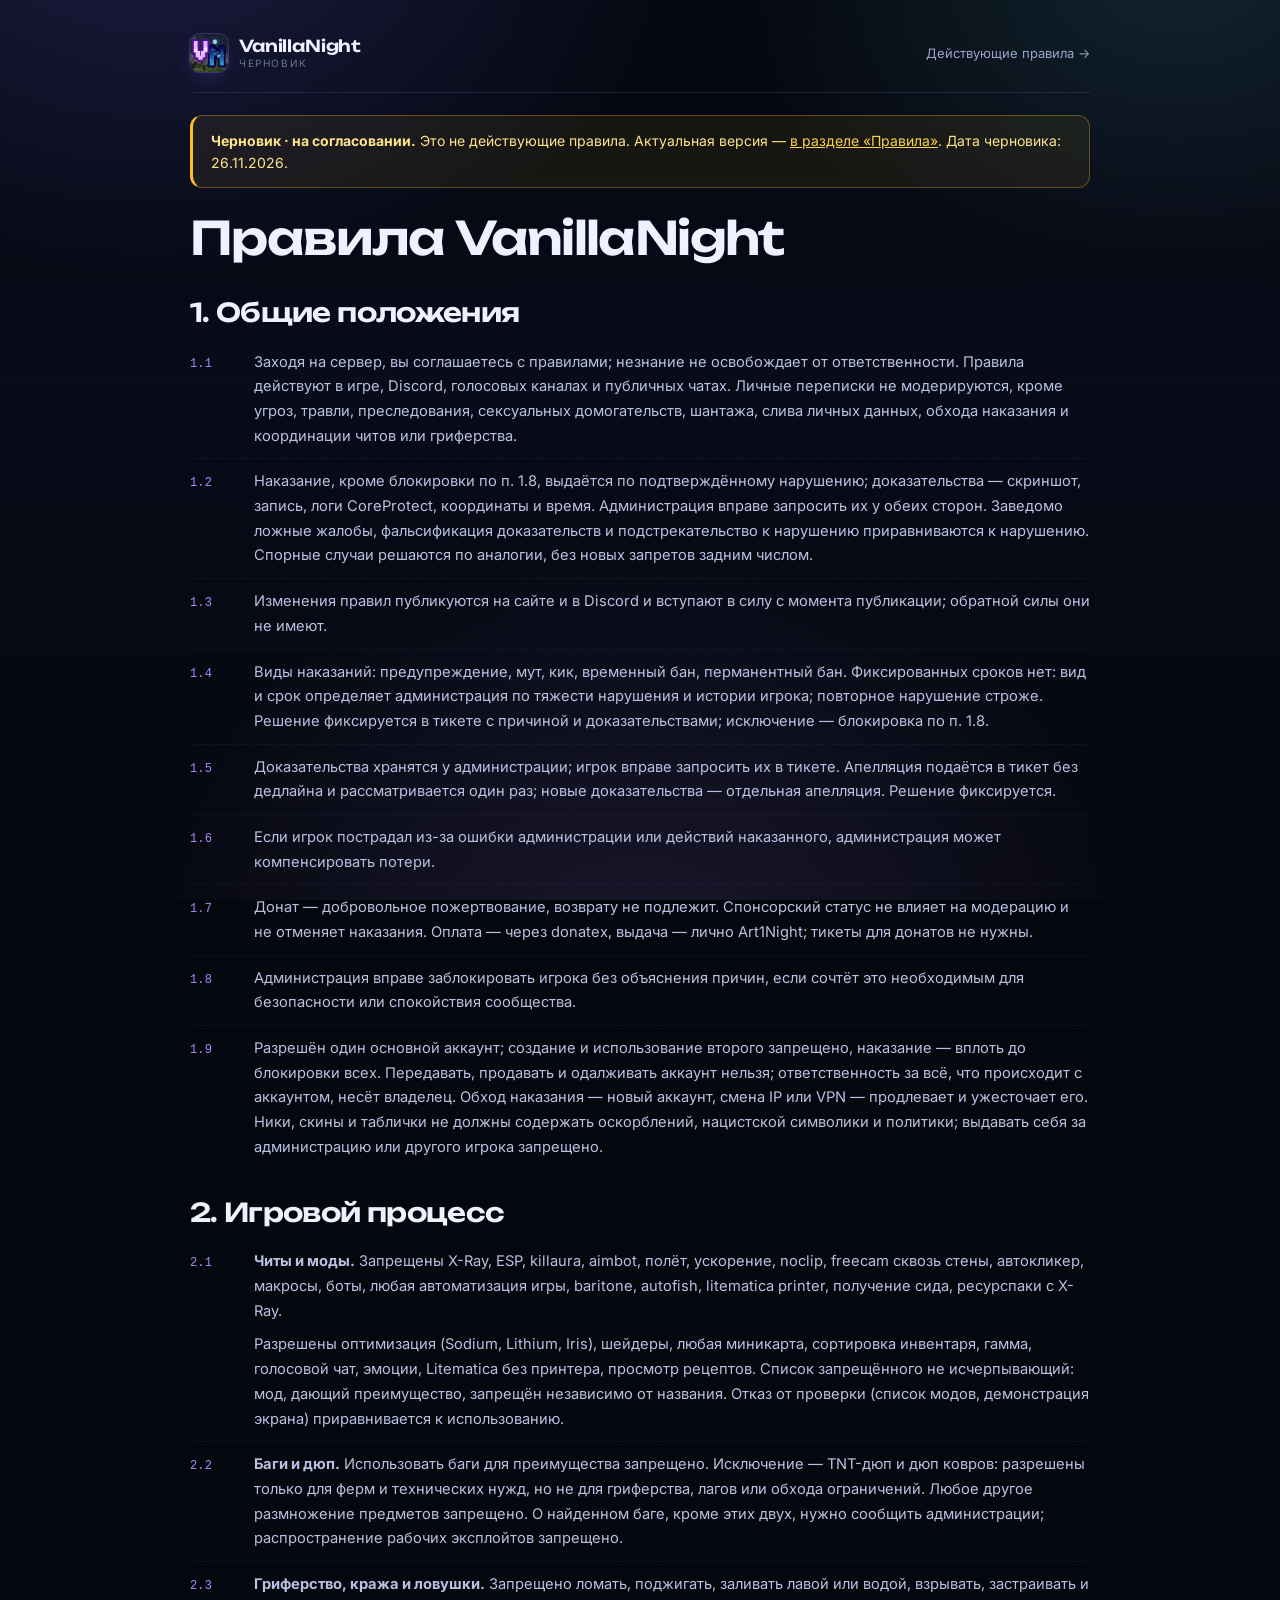
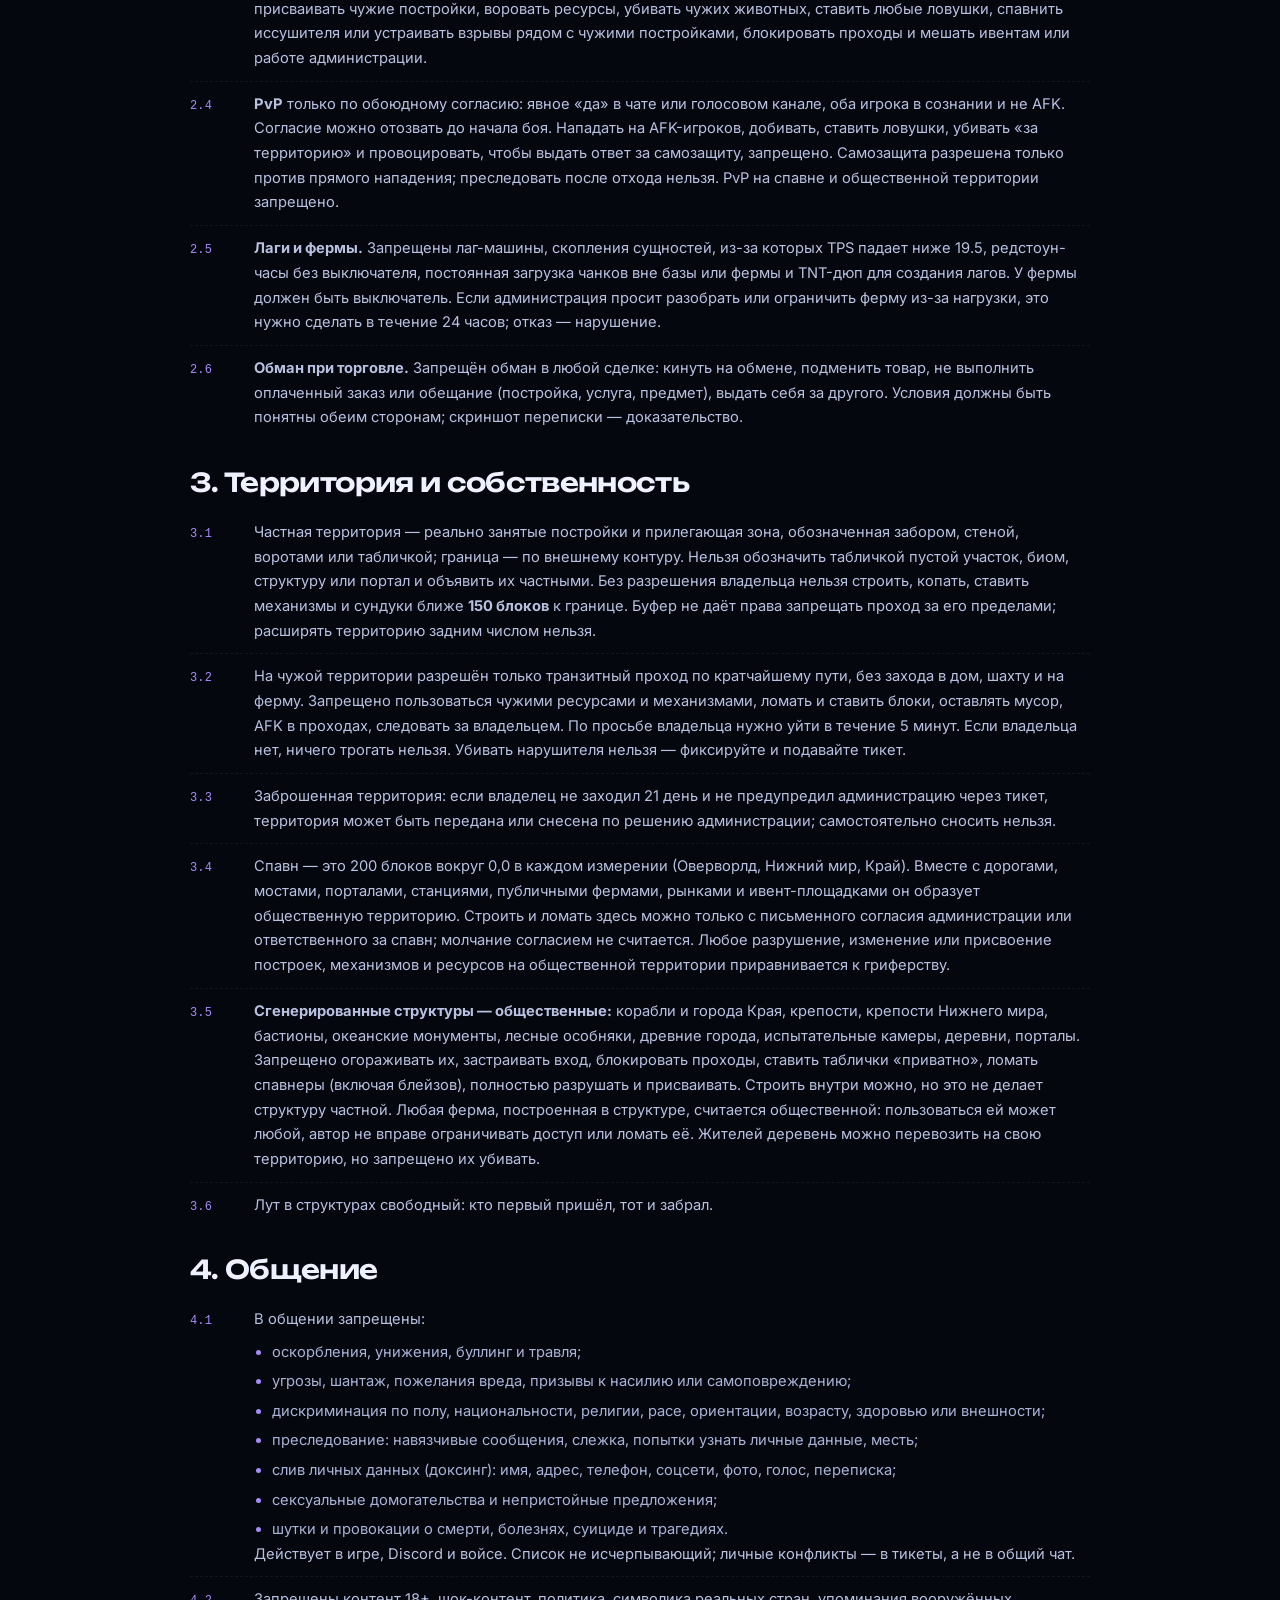
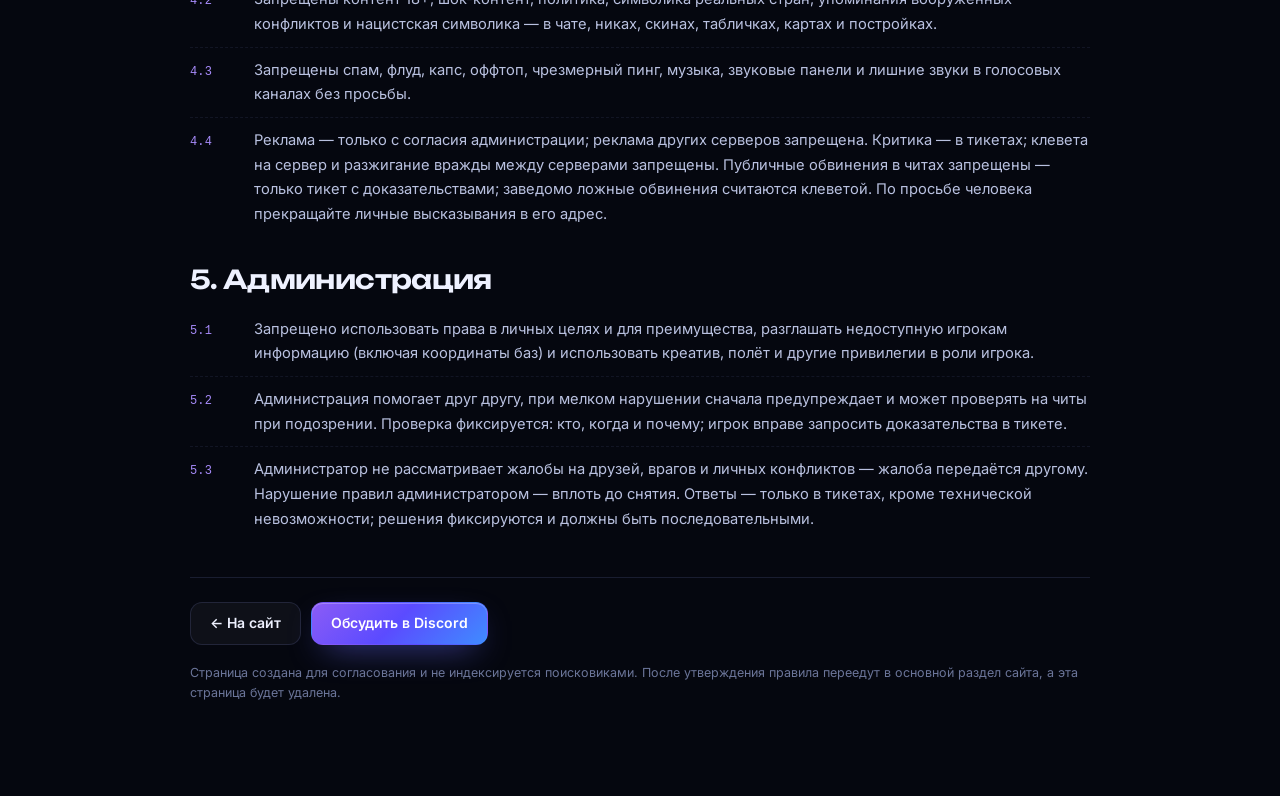
<file: rules-v2.html>
<!doctype html>
<html lang="ru">
<head>
<meta charset="utf-8">
<meta name="viewport" content="width=device-width, initial-scale=1">
<meta name="robots" content="noindex">
<title>Правила — черновик · VanillaNight</title>
<link rel="icon" type="image/png" href="img/logo.png">
<link rel="preconnect" href="https://fonts.googleapis.com">
<link rel="preconnect" href="https://fonts.gstatic.com" crossorigin>
<link href="https://fonts.googleapis.com/css2?family=Inter:wght@400;500;600&family=Unbounded:wght@400;600&display=swap" rel="stylesheet">
<link rel="stylesheet" href="styles.css?v=11">
<style>
  .rules-page { width: min(900px, 100% - 40px); margin: 0 auto; padding: 34px 0 80px; }
  .draft-top { display: flex; align-items: center; justify-content: space-between; gap: 16px; padding-bottom: 20px; border-bottom: 1px solid var(--line); }
  .draft-back { font-size: 13px; color: var(--muted); text-decoration: none; }
  .draft-back:hover { color: var(--ink); }
  .draft-banner {
    margin: 22px 0 26px; padding: 14px 18px;
    border: 1px solid rgba(251, 191, 36, .32); border-left: 3px solid var(--amber);
    border-radius: 12px; background: rgba(251, 191, 36, .07);
    font-size: 14px; line-height: 1.55; color: #fde68a;
  }
  .draft-banner a { color: #fcd34d; }
  .rules-page h1 { font-size: clamp(30px, 4.2vw, 46px); margin: 18px 0 12px; }
  .rules-page h2 { font-size: clamp(20px, 2.4vw, 26px); margin: 0 0 12px; }
  .rules-page .lead { margin-bottom: 0; }
  .draft-changes { padding: 22px 24px; margin: 26px 0 8px; }
  .draft-changes h2 { font-size: 18px; margin-bottom: 12px; }
  .draft-changes ul { margin: 0; padding-left: 18px; display: grid; gap: 7px; color: var(--muted); font-size: 14px; line-height: 1.55; }
  .draft-changes li::marker { color: var(--violet); }
  .draft-section { margin-top: 36px; }
  .draft-section .rule:last-child { border-bottom: 0; }
  .draft-foot { display: flex; flex-wrap: wrap; gap: 10px; margin-top: 44px; padding-top: 24px; border-top: 1px solid var(--line); }
  .draft-note { margin-top: 18px; font-size: 12.5px; color: var(--dim); line-height: 1.6; }
  @media (max-width: 620px) {
    .rules-page { width: calc(100% - 28px); padding-top: 22px; }
    .draft-top { flex-wrap: wrap; }
  }
</style>
</head>
<body>
<div class="rules-page">

  <header class="draft-top">
    <a class="brand" href="/">
      <img class="logo" src="img/logo.png" alt="" width="38" height="38">
      <span class="brand__text">
        <strong>VanillaNight</strong>
        <small>черновик</small>
      </span>
    </a>
    <a class="draft-back" href="/#rules">Действующие правила →</a>
  </header>

  <div class="draft-banner">
    <strong>Черновик · на согласовании.</strong> Это не действующие правила.
    Актуальная версия — <a href="/#rules">в разделе «Правила»</a>.
    Дата черновика: 26.11.2026.
  </div>

  <h1>Правила VanillaNight</h1>

  <section class="draft-section">
    <h2>1. Общие положения</h2>
    <div class="rule rule--block">
      <span class="num">1.1</span>
      <div>
        <p>Заходя на сервер, вы соглашаетесь с правилами; незнание не освобождает от ответственности. Правила действуют в игре, Discord, голосовых каналах и публичных чатах. Личные переписки не модерируются, кроме угроз, травли, преследования, сексуальных домогательств, шантажа, слива личных данных, обхода наказания и координации читов или гриферства.</p>
      </div>
    </div>
    <div class="rule rule--block">
      <span class="num">1.2</span>
      <div>
        <p>Наказание, кроме блокировки по п. 1.8, выдаётся по подтверждённому нарушению; доказательства — скриншот, запись, логи CoreProtect, координаты и время. Администрация вправе запросить их у обеих сторон. Заведомо ложные жалобы, фальсификация доказательств и подстрекательство к нарушению приравниваются к нарушению. Спорные случаи решаются по аналогии, без новых запретов задним числом.</p>
      </div>
    </div>
    <div class="rule rule--block">
      <span class="num">1.3</span>
      <div>
        <p>Изменения правил публикуются на сайте и в Discord и вступают в силу с момента публикации; обратной силы они не имеют.</p>
      </div>
    </div>
    <div class="rule rule--block">
      <span class="num">1.4</span>
      <div>
        <p>Виды наказаний: предупреждение, мут, кик, временный бан, перманентный бан. Фиксированных сроков нет: вид и срок определяет администрация по тяжести нарушения и истории игрока; повторное нарушение строже. Решение фиксируется в тикете с причиной и доказательствами; исключение — блокировка по п. 1.8.</p>
      </div>
    </div>
    <div class="rule rule--block">
      <span class="num">1.5</span>
      <div>
        <p>Доказательства хранятся у администрации; игрок вправе запросить их в тикете. Апелляция подаётся в тикет без дедлайна и рассматривается один раз; новые доказательства — отдельная апелляция. Решение фиксируется.</p>
      </div>
    </div>
    <div class="rule rule--block">
      <span class="num">1.6</span>
      <div>
        <p>Если игрок пострадал из-за ошибки администрации или действий наказанного, администрация может компенсировать потери.</p>
      </div>
    </div>
    <div class="rule rule--block">
      <span class="num">1.7</span>
      <div>
        <p>Донат — добровольное пожертвование, возврату не подлежит. Спонсорский статус не влияет на модерацию и не отменяет наказания. Оплата — через donatex, выдача — лично Art1Night; тикеты для донатов не нужны.</p>
      </div>
    </div>
    <div class="rule rule--block">
      <span class="num">1.8</span>
      <div>
        <p>Администрация вправе заблокировать игрока без объяснения причин, если сочтёт это необходимым для безопасности или спокойствия сообщества.</p>
      </div>
    </div>
    <div class="rule rule--block">
      <span class="num">1.9</span>
      <div>
        <p>Разрешён один основной аккаунт; создание и использование второго запрещено, наказание — вплоть до блокировки всех. Передавать, продавать и одалживать аккаунт нельзя; ответственность за всё, что происходит с аккаунтом, несёт владелец. Обход наказания — новый аккаунт, смена IP или VPN — продлевает и ужесточает его. Ники, скины и таблички не должны содержать оскорблений, нацистской символики и политики; выдавать себя за администрацию или другого игрока запрещено.</p>
      </div>
    </div>
  </section>

  <section class="draft-section">
    <h2>2. Игровой процесс</h2>
    <div class="rule rule--block">
      <span class="num">2.1</span>
      <div>
        <p><strong>Читы и моды.</strong> Запрещены X-Ray, ESP, killaura, aimbot, полёт, ускорение, noclip, freecam сквозь стены, автокликер, макросы, боты, любая автоматизация игры, baritone, autofish, litematica printer, получение сида, ресурспаки с X-Ray.</p>
        <p>Разрешены оптимизация (Sodium, Lithium, Iris), шейдеры, любая миникарта, сортировка инвентаря, гамма, голосовой чат, эмоции, Litematica без принтера, просмотр рецептов. Список запрещённого не исчерпывающий: мод, дающий преимущество, запрещён независимо от названия. Отказ от проверки (список модов, демонстрация экрана) приравнивается к использованию.</p>
      </div>
    </div>
    <div class="rule rule--block">
      <span class="num">2.2</span>
      <div>
        <p><strong>Баги и дюп.</strong> Использовать баги для преимущества запрещено. Исключение — TNT-дюп и дюп ковров: разрешены только для ферм и технических нужд, но не для гриферства, лагов или обхода ограничений. Любое другое размножение предметов запрещено. О найденном баге, кроме этих двух, нужно сообщить администрации; распространение рабочих эксплойтов запрещено.</p>
      </div>
    </div>
    <div class="rule rule--block">
      <span class="num">2.3</span>
      <div>
        <p><strong>Гриферство, кража и ловушки.</strong> Запрещено ломать, поджигать, заливать лавой или водой, взрывать, застраивать и присваивать чужие постройки, воровать ресурсы, убивать чужих животных, ставить любые ловушки, спавнить иссушителя или устраивать взрывы рядом с чужими постройками, блокировать проходы и мешать ивентам или работе администрации.</p>
      </div>
    </div>
    <div class="rule rule--block">
      <span class="num">2.4</span>
      <div>
        <p><strong>PvP</strong> только по обоюдному согласию: явное «да» в чате или голосовом канале, оба игрока в сознании и не AFK. Согласие можно отозвать до начала боя. Нападать на AFK-игроков, добивать, ставить ловушки, убивать «за территорию» и провоцировать, чтобы выдать ответ за самозащиту, запрещено. Самозащита разрешена только против прямого нападения; преследовать после отхода нельзя. PvP на спавне и общественной территории запрещено.</p>
      </div>
    </div>
    <div class="rule rule--block">
      <span class="num">2.5</span>
      <div>
        <p><strong>Лаги и фермы.</strong> Запрещены лаг-машины, скопления сущностей, из-за которых TPS падает ниже 19.5, редстоун-часы без выключателя, постоянная загрузка чанков вне базы или фермы и TNT-дюп для создания лагов. У фермы должен быть выключатель. Если администрация просит разобрать или ограничить ферму из-за нагрузки, это нужно сделать в течение 24 часов; отказ — нарушение.</p>
      </div>
    </div>
    <div class="rule rule--block">
      <span class="num">2.6</span>
      <div>
        <p><strong>Обман при торговле.</strong> Запрещён обман в любой сделке: кинуть на обмене, подменить товар, не выполнить оплаченный заказ или обещание (постройка, услуга, предмет), выдать себя за другого. Условия должны быть понятны обеим сторонам; скриншот переписки — доказательство.</p>
      </div>
    </div>
  </section>

  <section class="draft-section">
    <h2>3. Территория и собственность</h2>
    <div class="rule rule--block">
      <span class="num">3.1</span>
      <div>
        <p>Частная территория — реально занятые постройки и прилегающая зона, обозначенная забором, стеной, воротами или табличкой; граница — по внешнему контуру. Нельзя обозначить табличкой пустой участок, биом, структуру или портал и объявить их частными. Без разрешения владельца нельзя строить, копать, ставить механизмы и сундуки ближе <strong>150 блоков</strong> к границе. Буфер не даёт права запрещать проход за его пределами; расширять территорию задним числом нельзя.</p>
      </div>
    </div>
    <div class="rule rule--block">
      <span class="num">3.2</span>
      <div>
        <p>На чужой территории разрешён только транзитный проход по кратчайшему пути, без захода в дом, шахту и на ферму. Запрещено пользоваться чужими ресурсами и механизмами, ломать и ставить блоки, оставлять мусор, AFK в проходах, следовать за владельцем. По просьбе владельца нужно уйти в течение 5 минут. Если владельца нет, ничего трогать нельзя. Убивать нарушителя нельзя — фиксируйте и подавайте тикет.</p>
      </div>
    </div>
    <div class="rule rule--block">
      <span class="num">3.3</span>
      <div>
        <p>Заброшенная территория: если владелец не заходил 21 день и не предупредил администрацию через тикет, территория может быть передана или снесена по решению администрации; самостоятельно сносить нельзя.</p>
      </div>
    </div>
    <div class="rule rule--block">
      <span class="num">3.4</span>
      <div>
        <p>Спавн — это 200 блоков вокруг 0,0 в каждом измерении (Оверворлд, Нижний мир, Край). Вместе с дорогами, мостами, порталами, станциями, публичными фермами, рынками и ивент-площадками он образует общественную территорию. Строить и ломать здесь можно только с письменного согласия администрации или ответственного за спавн; молчание согласием не считается. Любое разрушение, изменение или присвоение построек, механизмов и ресурсов на общественной территории приравнивается к гриферству.</p>
      </div>
    </div>
    <div class="rule rule--block">
      <span class="num">3.5</span>
      <div>
        <p><strong>Сгенерированные структуры — общественные:</strong> корабли и города Края, крепости, крепости Нижнего мира, бастионы, океанские монументы, лесные особняки, древние города, испытательные камеры, деревни, порталы. Запрещено огораживать их, застраивать вход, блокировать проходы, ставить таблички «приватно», ломать спавнеры (включая блейзов), полностью разрушать и присваивать. Строить внутри можно, но это не делает структуру частной. Любая ферма, построенная в структуре, считается общественной: пользоваться ей может любой, автор не вправе ограничивать доступ или ломать её. Жителей деревень можно перевозить на свою территорию, но запрещено их убивать.</p>
      </div>
    </div>
    <div class="rule rule--block">
      <span class="num">3.6</span>
      <div>
        <p>Лут в структурах свободный: кто первый пришёл, тот и забрал.</p>
      </div>
    </div>
  </section>

  <section class="draft-section">
    <h2>4. Общение</h2>
    <div class="rule rule--block">
      <span class="num">4.1</span>
      <div>
        <p>В общении запрещены:</p>
        <ul class="bullets">
          <li>оскорбления, унижения, буллинг и травля;</li>
          <li>угрозы, шантаж, пожелания вреда, призывы к насилию или самоповреждению;</li>
          <li>дискриминация по полу, национальности, религии, расе, ориентации, возрасту, здоровью или внешности;</li>
          <li>преследование: навязчивые сообщения, слежка, попытки узнать личные данные, месть;</li>
          <li>слив личных данных (доксинг): имя, адрес, телефон, соцсети, фото, голос, переписка;</li>
          <li>сексуальные домогательства и непристойные предложения;</li>
          <li>шутки и провокации о смерти, болезнях, суициде и трагедиях.</li>
        </ul>
        <p>Действует в игре, Discord и войсе. Список не исчерпывающий; личные конфликты — в тикеты, а не в общий чат.</p>
      </div>
    </div>
    <div class="rule rule--block">
      <span class="num">4.2</span>
      <div>
        <p>Запрещены контент 18+, шок-контент, политика, символика реальных стран, упоминания вооружённых конфликтов и нацистская символика — в чате, никах, скинах, табличках, картах и постройках.</p>
      </div>
    </div>
    <div class="rule rule--block">
      <span class="num">4.3</span>
      <div>
        <p>Запрещены спам, флуд, капс, оффтоп, чрезмерный пинг, музыка, звуковые панели и лишние звуки в голосовых каналах без просьбы.</p>
      </div>
    </div>
    <div class="rule rule--block">
      <span class="num">4.4</span>
      <div>
        <p>Реклама — только с согласия администрации; реклама других серверов запрещена. Критика — в тикетах; клевета на сервер и разжигание вражды между серверами запрещены. Публичные обвинения в читах запрещены — только тикет с доказательствами; заведомо ложные обвинения считаются клеветой. По просьбе человека прекращайте личные высказывания в его адрес.</p>
      </div>
    </div>
  </section>

  <section class="draft-section">
    <h2>5. Администрация</h2>
    <div class="rule rule--block">
      <span class="num">5.1</span>
      <div>
        <p>Запрещено использовать права в личных целях и для преимущества, разглашать недоступную игрокам информацию (включая координаты баз) и использовать креатив, полёт и другие привилегии в роли игрока.</p>
      </div>
    </div>
    <div class="rule rule--block">
      <span class="num">5.2</span>
      <div>
        <p>Администрация помогает друг другу, при мелком нарушении сначала предупреждает и может проверять на читы при подозрении. Проверка фиксируется: кто, когда и почему; игрок вправе запросить доказательства в тикете.</p>
      </div>
    </div>
    <div class="rule rule--block">
      <span class="num">5.3</span>
      <div>
        <p>Администратор не рассматривает жалобы на друзей, врагов и личных конфликтов — жалоба передаётся другому. Нарушение правил администратором — вплоть до снятия. Ответы — только в тикетах, кроме технической невозможности; решения фиксируются и должны быть последовательными.</p>
      </div>
    </div>
  </section>

  <div class="draft-foot">
    <a class="btn btn--ghost" href="/">← На сайт</a>
    <a class="btn btn--primary" href="https://discord.gg/eUhHUwq5Gh" target="_blank" rel="noopener">Обсудить в Discord</a>
  </div>

  <p class="draft-note">Страница создана для согласования и не индексируется поисковиками. После утверждения правила переедут в основной раздел сайта, а эта страница будет удалена.</p>

</div>
</body>
</html>
</file>
<file: styles.css>
/* ================================================================
   VanillaNight · site
   Тёмная ночная тема, без сборки и зависимостей.
   ================================================================ */

:root {
  --bg: #05070f;
  --bg-2: #0a0e1f;
  --ink: #eef1ff;
  --muted: #9aa4c7;
  --dim: #6b7599;
  --line: rgba(150, 165, 255, .14);
  --line-soft: rgba(150, 165, 255, .09);
  --violet: #a78bfa;
  --indigo: #6366f1;
  --cyan: #67e8f9;
  --amber: #fbbf24;
  --green: #34d399;
  --font: "Inter", system-ui, -apple-system, "Segoe UI", Roboto, sans-serif;
  --display: "Unbounded", "Inter", system-ui, sans-serif;
  --mono: ui-monospace, "SF Mono", "Cascadia Mono", Consolas, monospace;
  --radius: 18px;
}

* { box-sizing: border-box; }

html { scroll-behavior: smooth; }

body {
  margin: 0;
  min-height: 100vh;
  background: var(--bg);
  color: var(--ink);
  font: 400 16px/1.6 var(--font);
  -webkit-font-smoothing: antialiased;
  text-rendering: optimizeLegibility;
  overflow-x: hidden;
}

body::before {
  content: "";
  position: fixed;
  inset: 0;
  z-index: -2;
  background:
    radial-gradient(900px 620px at 12% -12%, rgba(99, 102, 241, .24), transparent 62%),
    radial-gradient(760px 520px at 92% -4%, rgba(103, 232, 249, .13), transparent 60%),
    radial-gradient(820px 720px at 50% 112%, rgba(167, 139, 250, .14), transparent 64%),
    linear-gradient(180deg, #05070f 0%, #080b18 42%, #05070f 100%);
}

#stars {
  position: fixed;
  inset: 0;
  width: 100%;
  height: 100%;
  z-index: -1;
  pointer-events: none;
}

::selection { background: rgba(139, 92, 246, .45); color: #fff; }

a { color: var(--cyan); }

:focus-visible {
  outline: 2px solid var(--violet);
  outline-offset: 3px;
  border-radius: 6px;
}

.wrap {
  width: min(1160px, 100% - 44px);
  margin-inline: auto;
}

.skip {
  position: absolute;
  left: -9999px;
  top: 8px;
  z-index: 200;
  background: var(--indigo);
  color: #fff;
  padding: 10px 16px;
  border-radius: 10px;
  text-decoration: none;
}
.skip:focus { left: 12px; }

/* ============================ Шапка ============================ */

.site-head {
  position: sticky;
  top: 0;
  z-index: 50;
  background: rgba(6, 8, 18, .72);
  backdrop-filter: blur(18px) saturate(140%);
  -webkit-backdrop-filter: blur(18px) saturate(140%);
  border-bottom: 1px solid var(--line-soft);
}

.head-row {
  display: flex;
  align-items: center;
  gap: 20px;
  min-height: 68px;
}

.brand {
  display: inline-flex;
  align-items: center;
  gap: 11px;
  text-decoration: none;
  color: var(--ink);
  flex: 0 0 auto;
}

.logo {
  width: 38px;
  height: 38px;
  display: block;
  border-radius: 10px;
  box-shadow: 0 0 0 1px rgba(167, 139, 250, .25), 0 10px 24px -12px rgba(99, 102, 241, .9);
}

.brand__text { display: grid; line-height: 1.15; }
.brand__text strong {
  font: 600 16.5px/1.1 var(--display);
  letter-spacing: -.01em;
}
.brand__text small {
  font-size: 10px;
  letter-spacing: .16em;
  text-transform: uppercase;
  color: var(--dim);
  margin-top: 3px;
}

.tabs {
  display: flex;
  gap: 2px;
  padding: 4px;
  margin-inline: auto;
  border: 1px solid var(--line);
  border-radius: 999px;
  background: rgba(255, 255, 255, .025);
  overflow-x: auto;
  scrollbar-width: none;
  max-width: 100%;
}
.tabs::-webkit-scrollbar { display: none; }

.tab {
  appearance: none;
  border: 0;
  background: transparent;
  color: var(--muted);
  font: 500 13.5px/1 var(--font);
  padding: 9px 15px;
  border-radius: 999px;
  cursor: pointer;
  white-space: nowrap;
  transition: color .18s, background .18s, box-shadow .18s;
}
.tab:hover { color: var(--ink); }
.tab.is-active {
  color: #fff;
  background: linear-gradient(180deg, rgba(255, 255, 255, .13), rgba(255, 255, 255, .05));
  box-shadow: inset 0 1px 0 rgba(255, 255, 255, .14), 0 6px 18px rgba(0, 0, 0, .28);
}

.head-actions { display: flex; align-items: center; gap: 10px; flex: 0 0 auto; }

.status-pill {
  display: inline-flex;
  align-items: center;
  gap: 7px;
  padding: 7px 11px;
  border: 1px solid var(--line);
  border-radius: 999px;
  background: rgba(255, 255, 255, .03);
  font-size: 12.5px;
  color: var(--muted);
  font-variant-numeric: tabular-nums;
}
.status-pill i,
.online i {
  width: 7px;
  height: 7px;
  border-radius: 50%;
  background: #5b6485;
  box-shadow: 0 0 0 3px rgba(91, 100, 133, .16);
  flex: 0 0 auto;
}
.status-pill.is-on i,
.online.is-on i {
  background: var(--green);
  box-shadow: 0 0 0 3px rgba(52, 211, 153, .16);
  animation: pulse 2.6s ease-in-out infinite;
}
.status-pill.is-off i,
.online.is-off i {
  background: #fb7185;
  box-shadow: 0 0 0 3px rgba(251, 113, 133, .14);
}

@keyframes pulse {
  0%, 100% { box-shadow: 0 0 0 3px rgba(52, 211, 153, .16); }
  50% { box-shadow: 0 0 0 6px rgba(52, 211, 153, .05); }
}

/* ============================ Кнопки ============================ */

.btn {
  display: inline-flex;
  align-items: center;
  justify-content: center;
  gap: 9px;
  padding: 12px 19px;
  border: 1px solid transparent;
  border-radius: 12px;
  font: 600 14px/1.2 var(--font);
  color: var(--ink);
  text-decoration: none;
  cursor: pointer;
  white-space: nowrap;
  transition: transform .18s, background .18s, border-color .18s, box-shadow .18s;
}
.btn:hover { transform: translateY(-1px); }
.btn:active { transform: translateY(0); }

.btn--primary {
  background: linear-gradient(135deg, #8b5cf6 0%, #5b4bff 48%, #3f8cff 100%);
  color: #fff;
  box-shadow: 0 12px 34px -14px rgba(99, 102, 241, .9), inset 0 1px 0 rgba(255, 255, 255, .25);
}
.btn--primary:hover { filter: brightness(1.07); }

.btn--ghost {
  border-color: var(--line);
  background: rgba(255, 255, 255, .04);
}
.btn--ghost:hover { background: rgba(255, 255, 255, .075); border-color: rgba(167, 139, 250, .35); }

.btn--small { padding: 9px 15px; font-size: 13px; border-radius: 10px; }
.btn--wide { width: 100%; }

.ico {
  width: 16px;
  height: 16px;
  fill: none;
  stroke: currentColor;
  stroke-width: 1.8;
  stroke-linecap: round;
  stroke-linejoin: round;
  flex: 0 0 auto;
}

/* ============================ Панели ============================ */

.panel { padding: 44px 0 24px; }
.panel[hidden] { display: none !important; }
.panel:not([hidden]) { animation: panelIn .5s cubic-bezier(.2, .7, .3, 1) both; }

@keyframes panelIn {
  from { opacity: 0; transform: translateY(12px); }
  to { opacity: 1; transform: none; }
}

.reveal {
  opacity: 0;
  transform: translateY(18px);
  transition: opacity .7s ease, transform .7s cubic-bezier(.2, .7, .3, 1);
}
.reveal.is-visible { opacity: 1; transform: none; }

.eyebrow {
  display: inline-flex;
  align-items: center;
  gap: 8px;
  font: 600 11.5px/1 var(--font);
  letter-spacing: .17em;
  text-transform: uppercase;
  color: #a5b0f5;
}

h1, h2, h3 { margin: 0; }

h1 {
  font: 600 clamp(38px, 5.6vw, 68px)/1.03 var(--display);
  letter-spacing: -.035em;
  margin: 18px 0 22px;
}
h1 em {
  font-style: normal;
  display: inline-block;
  background: linear-gradient(100deg, #ffffff 0%, #c4b5fd 28%, #67e8f9 52%, #c4b5fd 76%, #ffffff 100%);
  background-size: 220% auto;
  background-position: 0% center;
  -webkit-background-clip: text;
  background-clip: text;
  color: transparent;
  animation: shimmer 8s linear infinite;
}

@keyframes shimmer {
  to { background-position: 220% center; }
}

h2 {
  font: 600 clamp(25px, 3vw, 35px)/1.15 var(--display);
  letter-spacing: -.025em;
  margin: 12px 0 12px;
}
h3 { font: 500 16.5px/1.35 var(--display); letter-spacing: -.01em; }

.lead {
  margin: 0;
  max-width: 47ch;
  font-size: 17px;
  line-height: 1.68;
  color: var(--muted);
}

code {
  font-family: var(--mono);
  font-size: .88em;
  color: #c7d2fe;
  background: rgba(255, 255, 255, .06);
  border: 1px solid var(--line-soft);
  border-radius: 6px;
  padding: 1px 6px;
}

.card {
  background:
    linear-gradient(180deg, rgba(255, 255, 255, .045), rgba(255, 255, 255, .012)),
    rgba(10, 14, 31, .55);
  border: 1px solid var(--line);
  border-radius: var(--radius);
  box-shadow: 0 24px 60px -40px rgba(0, 0, 0, .9);
}

/* ============================ Hero ============================ */

.hero {
  position: relative;
  display: grid;
  grid-template-columns: 1.05fr .95fr;
  gap: 54px;
  align-items: center;
  padding: 56px 0 34px;
}

.hero__stars {
  position: absolute;
  inset: 0;
  width: 100%;
  height: 100%;
  z-index: 0;
  pointer-events: none;
}
.hero__copy,
.hero > .server-card { position: relative; z-index: 1; }

.cta-row { display: flex; flex-wrap: wrap; gap: 10px; margin-top: 28px; }

.hint {
  margin: 16px 0 0;
  font-size: 12.5px;
  color: var(--dim);
  letter-spacing: .02em;
}

.whitelist-note {
  margin-top: 18px;
  padding: 14px 16px;
  max-width: 480px;
  border: 1px solid rgba(167, 139, 250, .24);
  border-left: 3px solid var(--violet);
  border-radius: 12px;
  background: rgba(167, 139, 250, .07);
}
.whitelist-note__title {
  display: block;
  font: 600 10.5px/1 var(--font);
  letter-spacing: .14em;
  text-transform: uppercase;
  color: #c4b5fd;
}
.whitelist-note p {
  margin: 7px 0 0;
  font-size: 13.5px;
  line-height: 1.55;
  color: #c6cdf0;
}
.whitelist-note b { color: #fff; }
.whitelist-note code { font-size: .85em; padding: 1px 5px; }

.server-card {
  position: relative;
  padding: 22px;
  overflow: hidden;
}
.server-card::before {
  content: "";
  position: absolute;
  inset: -40% 30% 55% -20%;
  background: radial-gradient(closest-side, rgba(139, 92, 246, .3), transparent 70%);
  pointer-events: none;
}
.server-card > * { position: relative; }

.sc-head {
  display: flex;
  align-items: center;
  justify-content: space-between;
  gap: 12px;
  margin-bottom: 16px;
}

.online {
  display: inline-flex;
  align-items: baseline;
  gap: 6px;
  font-size: 12px;
  color: var(--muted);
}
.online b {
  font: 600 16px/1 var(--display);
  color: #fff;
  font-variant-numeric: tabular-nums;
}
.online small { color: var(--dim); font-size: 11.5px; }
.online i { align-self: center; }

.ip {
  display: grid;
  grid-template-columns: 1fr auto;
  align-items: center;
  gap: 3px 10px;
  width: 100%;
  text-align: left;
  padding: 12px 14px;
  margin-bottom: 8px;
  border: 1px solid var(--line);
  border-radius: 13px;
  background: rgba(255, 255, 255, .03);
  color: var(--ink);
  font-family: var(--font);
  cursor: pointer;
  transition: border-color .18s, background .18s;
}
.ip:hover { border-color: rgba(167, 139, 250, .42); background: rgba(255, 255, 255, .055); }
.ip__label {
  grid-column: 1;
  font-size: 10.5px;
  letter-spacing: .13em;
  text-transform: uppercase;
  color: var(--dim);
}
.ip__value {
  grid-column: 1;
  font-family: var(--mono);
  font-size: 14.5px;
  letter-spacing: -.01em;
}
.ip .ico { grid-column: 2; grid-row: 1 / span 2; color: var(--dim); transition: color .18s; }
.ip:hover .ico { color: var(--cyan); }

.domains { display: flex; flex-wrap: wrap; gap: 6px; margin: 4px 0 16px; }
.chip {
  font-family: var(--mono);
  font-size: 11.5px;
  padding: 6px 9px;
  border: 1px dashed rgba(148, 163, 255, .24);
  border-radius: 8px;
  background: transparent;
  color: var(--muted);
  cursor: pointer;
  transition: color .18s, border-color .18s;
}
.chip:hover { color: var(--ink); border-color: rgba(167, 139, 250, .5); }

.sc-meta {
  display: grid;
  grid-template-columns: 1fr 1fr;
  gap: 13px;
  margin: 0;
  padding-top: 16px;
  border-top: 1px solid var(--line-soft);
}
.sc-meta dt {
  font-size: 10.5px;
  letter-spacing: .12em;
  text-transform: uppercase;
  color: var(--dim);
}
.sc-meta dd { margin: 3px 0 0; font-size: 13.5px; font-weight: 500; }

/* ============================ Блоки ============================ */

.block { margin-top: 76px; }

.section-head { max-width: 660px; margin-bottom: 26px; }
.section-head p {
  margin: 0;
  color: var(--muted);
  font-size: 15.5px;
  line-height: 1.62;
}

.features {
  display: grid;
  grid-template-columns: repeat(auto-fit, minmax(238px, 1fr));
  gap: 14px;
}
.feature { padding: 22px; }
.feature__ico {
  display: grid;
  place-items: center;
  width: 42px;
  height: 42px;
  margin-bottom: 15px;
  font-size: 19px;
  border-radius: 12px;
  background: linear-gradient(135deg, rgba(167, 139, 250, .18), rgba(103, 232, 249, .1));
  border: 1px solid rgba(167, 139, 250, .22);
}
.feature p { margin: 7px 0 0; font-size: 14px; line-height: 1.55; color: var(--muted); }

.steps { display: grid; grid-template-columns: repeat(3, 1fr); gap: 14px; }
.step { padding: 24px; }
.step__num {
  display: block;
  font: 700 38px/1 var(--display);
  letter-spacing: -.04em;
  background: linear-gradient(135deg, #c4b5fd, #4f46e5 70%);
  -webkit-background-clip: text;
  background-clip: text;
  color: transparent;
  margin-bottom: 14px;
}
.step h3 { margin-bottom: 7px; }
.step p { margin: 0; font-size: 14px; line-height: 1.55; color: var(--muted); }

.cta-band {
  margin-top: 72px;
  padding: 32px 34px;
  display: flex;
  align-items: center;
  justify-content: space-between;
  gap: 26px;
  background:
    radial-gradient(560px 220px at 8% 0%, rgba(139, 92, 246, .24), transparent 70%),
    linear-gradient(180deg, rgba(255, 255, 255, .05), rgba(255, 255, 255, .015)),
    rgba(10, 14, 31, .6);
}
.cta-band h2 { font-size: 23px; margin: 0 0 6px; }
.cta-band p { margin: 0; color: var(--muted); font-size: 14.5px; }
.cta-band .cta-row { margin-top: 0; }

/* ============================ Правила ============================ */

.notice {
  margin: 0 0 20px;
  padding: 15px 18px;
  border: 1px solid rgba(167, 139, 250, .24);
  border-left: 3px solid var(--violet);
  border-radius: 12px;
  background: rgba(167, 139, 250, .07);
  font-size: 14.5px;
  line-height: 1.6;
  color: #c6cdf0;
}
.notice strong { color: #fff; }

.acc {
  margin-bottom: 10px;
  border: 1px solid var(--line);
  border-radius: 15px;
  background: rgba(255, 255, 255, .022);
  overflow: hidden;
}
.acc summary {
  display: flex;
  align-items: center;
  gap: 12px;
  padding: 17px 20px;
  cursor: pointer;
  list-style: none;
  font: 600 15px/1.35 var(--font);
  color: var(--ink);
  user-select: none;
  transition: background .18s;
}
.acc summary::-webkit-details-marker { display: none; }
.acc summary:hover { background: rgba(255, 255, 255, .03); }
.acc summary::after {
  content: "+";
  margin-left: 10px;
  font: 400 21px/1 var(--font);
  color: var(--dim);
  transition: transform .2s, color .2s;
}
.acc--faq summary::after { margin-left: auto; }

.acc--faq[open] > .acc__body {
  animation: faqBodyIn .28s cubic-bezier(.2, .7, .3, 1);
}
@keyframes faqBodyIn {
  from { opacity: 0; transform: translateY(-6px); }
  to { opacity: 1; transform: none; }
}
.acc[open] summary::after { content: "−"; color: var(--violet); }
.acc summary span {
  font: 400 11.5px/1 var(--font);
  letter-spacing: .06em;
  color: var(--dim);
  margin-left: auto;
}
.acc summary span:empty { display: none; }
.acc summary span + span { margin-left: 0; }
.acc[open] summary { border-bottom: 1px solid var(--line-soft); background: rgba(255, 255, 255, .025); }
.acc__body { padding: 16px 20px 20px; }
.acc__body p { margin: 0 0 10px; font-size: 14.8px; line-height: 1.65; color: #b9c1e0; }
.acc__body p:last-child { margin-bottom: 0; }

.rule {
  display: grid;
  grid-template-columns: 52px 1fr;
  gap: 12px;
  margin: 0;
  padding: 10px 0;
  border-bottom: 1px dashed var(--line-soft);
  font-size: 14.7px;
  line-height: 1.68;
  color: #b9c1e0;
}
.rule:last-child { border-bottom: 0; padding-bottom: 2px; }
.rule .num {
  font-family: var(--mono);
  font-size: 12px;
  letter-spacing: .01em;
  color: var(--violet);
  padding-top: 4px;
  white-space: nowrap;
}
.rule--block { align-items: start; }
.rule--block > div > p { margin: 0 0 9px; }
.rule--block > div > p:last-child { margin-bottom: 0; }

.bullets {
  margin: 8px 0 0;
  padding-left: 18px;
  display: grid;
  gap: 6px;
}
.bullets li { color: #aab3d6; line-height: 1.6; }
.bullets li::marker { color: var(--violet); }

.fine {
  margin: 18px 0 0;
  font-size: 12.5px;
  line-height: 1.6;
  color: var(--dim);
}

/* ============================ Донат ============================ */

.price-grid {
  display: grid;
  grid-template-columns: 1.15fr .85fr;
  gap: 16px;
  align-items: start;
}
.price {
  position: relative;
  padding: 26px;
}
.price--main {
  background:
    radial-gradient(420px 220px at 100% 0%, rgba(251, 191, 36, .12), transparent 70%),
    linear-gradient(180deg, rgba(251, 191, 36, .07), rgba(255, 255, 255, .015)),
    rgba(10, 14, 31, .6);
  border-color: rgba(251, 191, 36, .3);
  box-shadow: 0 40px 90px -50px rgba(251, 191, 36, .55);
}
.price__top { display: flex; align-items: center; justify-content: space-between; gap: 10px; }
.price__value {
  font: 600 40px/1 var(--display);
  letter-spacing: -.035em;
  margin: 16px 0 4px;
}
.price__value small {
  font: 500 13px/1 var(--font);
  letter-spacing: 0;
  color: var(--dim);
  margin-left: 4px;
}
.tag {
  font: 600 10.5px/1 var(--font);
  letter-spacing: .1em;
  text-transform: uppercase;
  padding: 6px 9px;
  border: 1px solid var(--line);
  border-radius: 999px;
  color: var(--muted);
  background: rgba(255, 255, 255, .04);
  white-space: nowrap;
}
.tag--amber { color: #fcd34d; border-color: rgba(251, 191, 36, .32); background: rgba(251, 191, 36, .09); }

.perks { margin: 18px 0 22px; padding: 0; list-style: none; display: grid; gap: 10px; }
.perks li {
  position: relative;
  padding-left: 25px;
  font-size: 14.2px;
  line-height: 1.5;
  color: #b9c1e0;
}
.perks li::before {
  content: "✦";
  position: absolute;
  left: 0;
  top: 0;
  color: var(--amber);
  font-size: 13px;
}
.role {
  font-family: var(--mono);
  font-size: 12px;
  color: #f0abfc;
  background: rgba(232, 121, 249, .1);
  border: 1px solid rgba(232, 121, 249, .26);
  border-radius: 6px;
  padding: 1px 6px;
}
.price__desc { margin: 10px 0 22px; font-size: 14.2px; line-height: 1.6; color: var(--muted); }

.pay-card { margin-top: 18px; padding: 26px; }
.pay-card__head {
  display: flex;
  align-items: center;
  justify-content: space-between;
  flex-wrap: wrap;
  gap: 10px;
  margin-bottom: 18px;
}
.pay-card__head h3 { font-size: 18px; }
.pay-link {
  color: var(--cyan);
  font-size: 13px;
  text-decoration: none;
  border-bottom: 1px dashed rgba(103, 232, 249, .4);
  padding-bottom: 1px;
}
.pay-steps {
  list-style: none;
  margin: 0 0 18px;
  padding: 0;
  display: grid;
  grid-template-columns: repeat(2, 1fr);
  gap: 14px;
}
.pay-steps li { display: flex; gap: 11px; align-items: flex-start; }
.pay-steps span {
  display: grid;
  place-items: center;
  width: 27px;
  height: 27px;
  flex: 0 0 auto;
  border: 1px solid rgba(167, 139, 250, .4);
  border-radius: 50%;
  color: var(--violet);
  font: 600 12px/1 var(--mono);
}
.pay-steps p { margin: 3px 0 0; font-size: 13.8px; line-height: 1.55; color: var(--muted); }
.pay-card .fine { margin-top: 0; }

/* ============================ Стафф ============================ */

.founder {
  position: relative;
  display: flex;
  align-items: center;
  gap: 26px;
  padding: 28px 30px;
  margin-bottom: 16px;
  overflow: hidden;
  border-color: rgba(167, 139, 250, .3);
  background:
    radial-gradient(520px 260px at 0% 0%, rgba(167, 139, 250, .24), transparent 70%),
    radial-gradient(460px 220px at 100% 100%, rgba(103, 232, 249, .1), transparent 70%),
    linear-gradient(180deg, rgba(255, 255, 255, .05), rgba(255, 255, 255, .015)),
    rgba(10, 14, 31, .6);
  box-shadow: 0 40px 90px -55px rgba(129, 140, 248, .7);
}
.founder__avatar {
  flex: 0 0 auto;
  width: 132px;
  height: 132px;
  padding: 3px;
  border-radius: 30px;
  background: linear-gradient(140deg, #d8ccff, #6366f1 48%, #67e8f9);
  box-shadow: 0 24px 60px -26px rgba(129, 140, 248, .9);
}
.founder__avatar img {
  display: block;
  width: 100%;
  height: 100%;
  object-fit: cover;
  border-radius: 27px;
  background: #0a0e1f;
}
.founder__body { min-width: 0; }
.founder__body h3 {
  font: 600 30px/1.1 var(--display);
  letter-spacing: -.03em;
  margin: 10px 0 10px;
  display: flex;
  align-items: center;
  flex-wrap: wrap;
  gap: 10px;
}
.twitch-badge {
  display: inline-grid;
  place-items: center;
  width: 30px;
  height: 30px;
  border-radius: 9px;
  border: 1px solid rgba(145, 70, 255, .38);
  background: rgba(145, 70, 255, .16);
  color: #c4b5fd;
  transition: background .2s, border-color .2s, color .2s, transform .2s;
}
.twitch-badge svg { width: 15px; height: 15px; display: block; fill: currentColor; }
.twitch-badge:hover {
  background: #9146ff;
  border-color: #9146ff;
  color: #fff;
  transform: translateY(-1px);
}
.founder__desc {
  margin: 0;
  max-width: 62ch;
  font-size: 14.8px;
  line-height: 1.6;
  color: var(--muted);
}
.founder__mark {
  position: absolute;
  top: 18px;
  right: 26px;
  font-size: 19px;
  color: rgba(167, 139, 250, .55);
}

.staff-grid { display: grid; grid-template-columns: 1fr 1fr; gap: 16px; }
.person { display: flex; gap: 17px; padding: 24px; }
.avatar {
  display: grid;
  place-items: center;
  width: 54px;
  height: 54px;
  flex: 0 0 auto;
  border-radius: 16px;
  font: 600 18px/1 var(--display);
  color: #fff;
  box-shadow: inset 0 1px 0 rgba(255, 255, 255, .25);
}
.avatar--a { background: linear-gradient(135deg, #8b5cf6, #4f46e5); }
.avatar--c { background: linear-gradient(135deg, #34d399, #0ea5e9); }
.avatar--t { background: linear-gradient(135deg, #22d3ee, #2563eb); font-size: 13px; }
.avatar--photo { overflow: hidden; background: #151b2e; }
.avatar--photo img { display: block; width: 100%; height: 100%; object-fit: cover; }
.avatar--full { width: 84px; height: auto; aspect-ratio: 596 / 580; border-radius: 16px; }
.person h3 { font-size: 17px; }
.person__role {
  margin: 4px 0 9px;
  font: 600 10.5px/1 var(--font);
  letter-spacing: .14em;
  text-transform: uppercase;
  color: #93c5fd;
}
.person__desc { margin: 0; font-size: 14px; line-height: 1.58; color: var(--muted); }

.person--wide { grid-column: 1 / -1; align-items: center; }
.person--wide .person__desc { margin: 0 0 0 auto; max-width: 48ch; }
.person--bottom { margin-top: 16px; }
.person--bottom + .notice { margin-top: 18px; }

.mods {
  margin-top: 16px;
  padding: 22px 24px;
  display: grid;
  gap: 14px;
}
.mods__head { display: flex; align-items: center; justify-content: space-between; gap: 10px; }
.mods__hint { font-size: 11.5px; color: var(--dim); }
.mods__list { list-style: none; margin: 0; padding: 0; display: flex; flex-wrap: wrap; gap: 8px; }
.mods__list li {
  font-size: 13px;
  color: #b9c1e0;
  padding: 7px 13px;
  border: 1px solid var(--line);
  border-radius: 10px;
  background: rgba(255, 255, 255, .03);
}
.mods__list li::before {
  content: "✦";
  font-size: 9px;
  color: var(--violet);
  margin-right: 7px;
  vertical-align: 1px;
}

.media {
  margin-top: 16px;
  padding: 22px 24px;
  display: grid;
  gap: 14px;
}
.media__head { display: flex; align-items: center; justify-content: space-between; gap: 10px; }
.media__hint { font-size: 11.5px; color: var(--dim); }
.media__list { list-style: none; margin: 0; padding: 0; display: grid; gap: 10px; }
.streamer {
  display: flex;
  align-items: center;
  gap: 14px;
  padding: 10px 12px;
  border: 1px solid var(--line-soft);
  border-radius: 12px;
  background: rgba(255, 255, 255, .025);
}
.streamer__avatar {
  width: 48px;
  height: 48px;
  flex: 0 0 auto;
  border-radius: 12px;
  object-fit: cover;
  background: #151b2e;
}
.streamer__body { display: grid; gap: 2px; min-width: 0; }
.streamer__body strong { font: 600 14.5px/1.2 var(--font); }
.streamer__body span { font-size: 11.5px; color: var(--dim); }
.streamer__btn {
  margin-left: auto;
  display: inline-flex;
  align-items: center;
  gap: 7px;
  padding: 8px 13px;
  border-radius: 9px;
  border: 1px solid rgba(145, 70, 255, .38);
  background: rgba(145, 70, 255, .14);
  color: #c4b5fd;
  font: 600 12.5px/1 var(--font);
  text-decoration: none;
  white-space: nowrap;
  transition: background .2s, border-color .2s, color .2s, transform .2s;
}
.streamer__btn svg { width: 13px; height: 13px; display: block; fill: currentColor; }
.streamer__btn:hover {
  background: #9146ff;
  border-color: #9146ff;
  color: #fff;
  transform: translateY(-1px);
}

/* ============================ Подвал ============================ */

.site-foot {
  margin-top: 84px;
  padding: 34px 0 44px;
  border-top: 1px solid var(--line-soft);
  color: var(--muted);
}
.foot-row {
  display: grid;
  grid-template-columns: 1fr auto;
  gap: 18px 30px;
  align-items: start;
}
.site-foot strong { font: 600 15px/1.2 var(--display); color: var(--ink); }
.site-foot p { margin: 7px 0 0; font-size: 13px; }
.foot-links { display: flex; flex-wrap: wrap; gap: 18px; font-size: 13.5px; }
.foot-links a { color: var(--muted); text-decoration: none; }
.foot-links a:hover { color: var(--ink); }
.foot-bottom {
  grid-column: 1 / -1;
  display: flex;
  align-items: center;
  justify-content: space-between;
  gap: 10px 20px;
  flex-wrap: wrap;
  margin-top: 6px;
}
.foot-fine { margin: 0; font-size: 11.5px; color: var(--dim); }
.foot-made { margin: 0; font-size: 11.5px; color: var(--dim); }
.foot-made b { color: #c4b5fd; font-weight: 600; }

.motion-toggle {
  appearance: none;
  border: 1px solid var(--line);
  border-radius: 999px;
  background: rgba(255, 255, 255, .03);
  color: var(--muted);
  font: 500 11.5px/1 var(--font);
  padding: 7px 12px;
  cursor: pointer;
  transition: color .18s, border-color .18s, background .18s;
}
.motion-toggle:hover { color: var(--ink); border-color: rgba(167, 139, 250, .4); background: rgba(255, 255, 255, .06); }
.motion-toggle[hidden] { display: none; }

/* ============================ Тост ============================ */

.toast {
  position: fixed;
  left: 50%;
  bottom: 26px;
  z-index: 100;
  transform: translate(-50%, 18px);
  opacity: 0;
  pointer-events: none;
  padding: 11px 19px;
  border: 1px solid var(--line);
  border-radius: 999px;
  background: rgba(18, 24, 48, .96);
  backdrop-filter: blur(12px);
  color: var(--ink);
  font-size: 13.5px;
  box-shadow: 0 18px 50px -20px rgba(0, 0, 0, .95);
  transition: opacity .22s, transform .22s;
  max-width: calc(100vw - 32px);
  white-space: nowrap;
  overflow: hidden;
  text-overflow: ellipsis;
}
.toast.is-visible { opacity: 1; transform: translate(-50%, 0); }

/* ============================ Адаптив ============================ */

@media (max-width: 1000px) {
  .hero { grid-template-columns: 1fr; gap: 36px; padding: 40px 0 16px; }
  .server-card { max-width: 560px; }
  .head-row { flex-wrap: wrap; padding: 10px 0; gap: 10px 16px; }
  .tabs { order: 3; width: 100%; margin: 0; justify-content: flex-start; }
  .head-actions { margin-left: auto; }
}

@media (max-width: 860px) {
  .price-grid { grid-template-columns: 1fr; }
  .staff-grid { grid-template-columns: 1fr; }
  .person--wide { flex-wrap: wrap; }
  .person--wide .person__desc { margin: 8px 0 0; max-width: none; }
  .steps { grid-template-columns: 1fr; }
  .pay-steps { grid-template-columns: 1fr; }
  .cta-band { flex-direction: column; align-items: flex-start; padding: 26px; }
  .block { margin-top: 58px; }
  .hero { padding-top: 34px; }
}

@media (max-width: 620px) {
  .wrap { width: calc(100% - 30px); }
  .status-pill { display: none; }
  .brand__text small { display: none; }
  .sc-meta { grid-template-columns: 1fr 1fr; }
  .foot-row { grid-template-columns: 1fr; }
  .panel { padding-top: 30px; }
  .rule { grid-template-columns: 44px 1fr; gap: 8px; font-size: 14.2px; }
  .price__value { font-size: 34px; }
  .founder { flex-direction: column; align-items: flex-start; gap: 18px; padding: 24px; }
  .person--wide { flex-wrap: wrap; }
  .person--wide .person__desc { margin: 8px 0 0; max-width: none; }
  .founder__avatar { width: 108px; height: 108px; border-radius: 26px; }
  .founder__body h3 { font-size: 24px; }
  .founder__mark { display: none; }
  .media { padding: 18px 16px; }
  .streamer { flex-wrap: wrap; }
  .streamer__btn { width: 100%; justify-content: center; margin-left: 0; }
  h1 { letter-spacing: -.03em; }
  .toast { white-space: normal; border-radius: 14px; text-align: center; }
}

@media (prefers-reduced-motion: reduce) {
  html:not(.force-motion) { scroll-behavior: auto; }
  html:not(.force-motion) *,
  html:not(.force-motion) *::before,
  html:not(.force-motion) *::after {
    animation-duration: .001ms !important;
    animation-iteration-count: 1 !important;
    transition-duration: .001ms !important;
  }
}

@media print {
  #stars, .site-head, .site-foot, .toast, .cta-row, .tabs { display: none !important; }
  body { background: #fff; color: #111; }
  body::before { display: none; }
  .panel[hidden] { display: block !important; }
  .card, .acc { border-color: #ddd; background: none; box-shadow: none; }
  .acc__body { padding: 8px 0; }
  .rule, .acc__body p { color: #222; }
}
</file>
